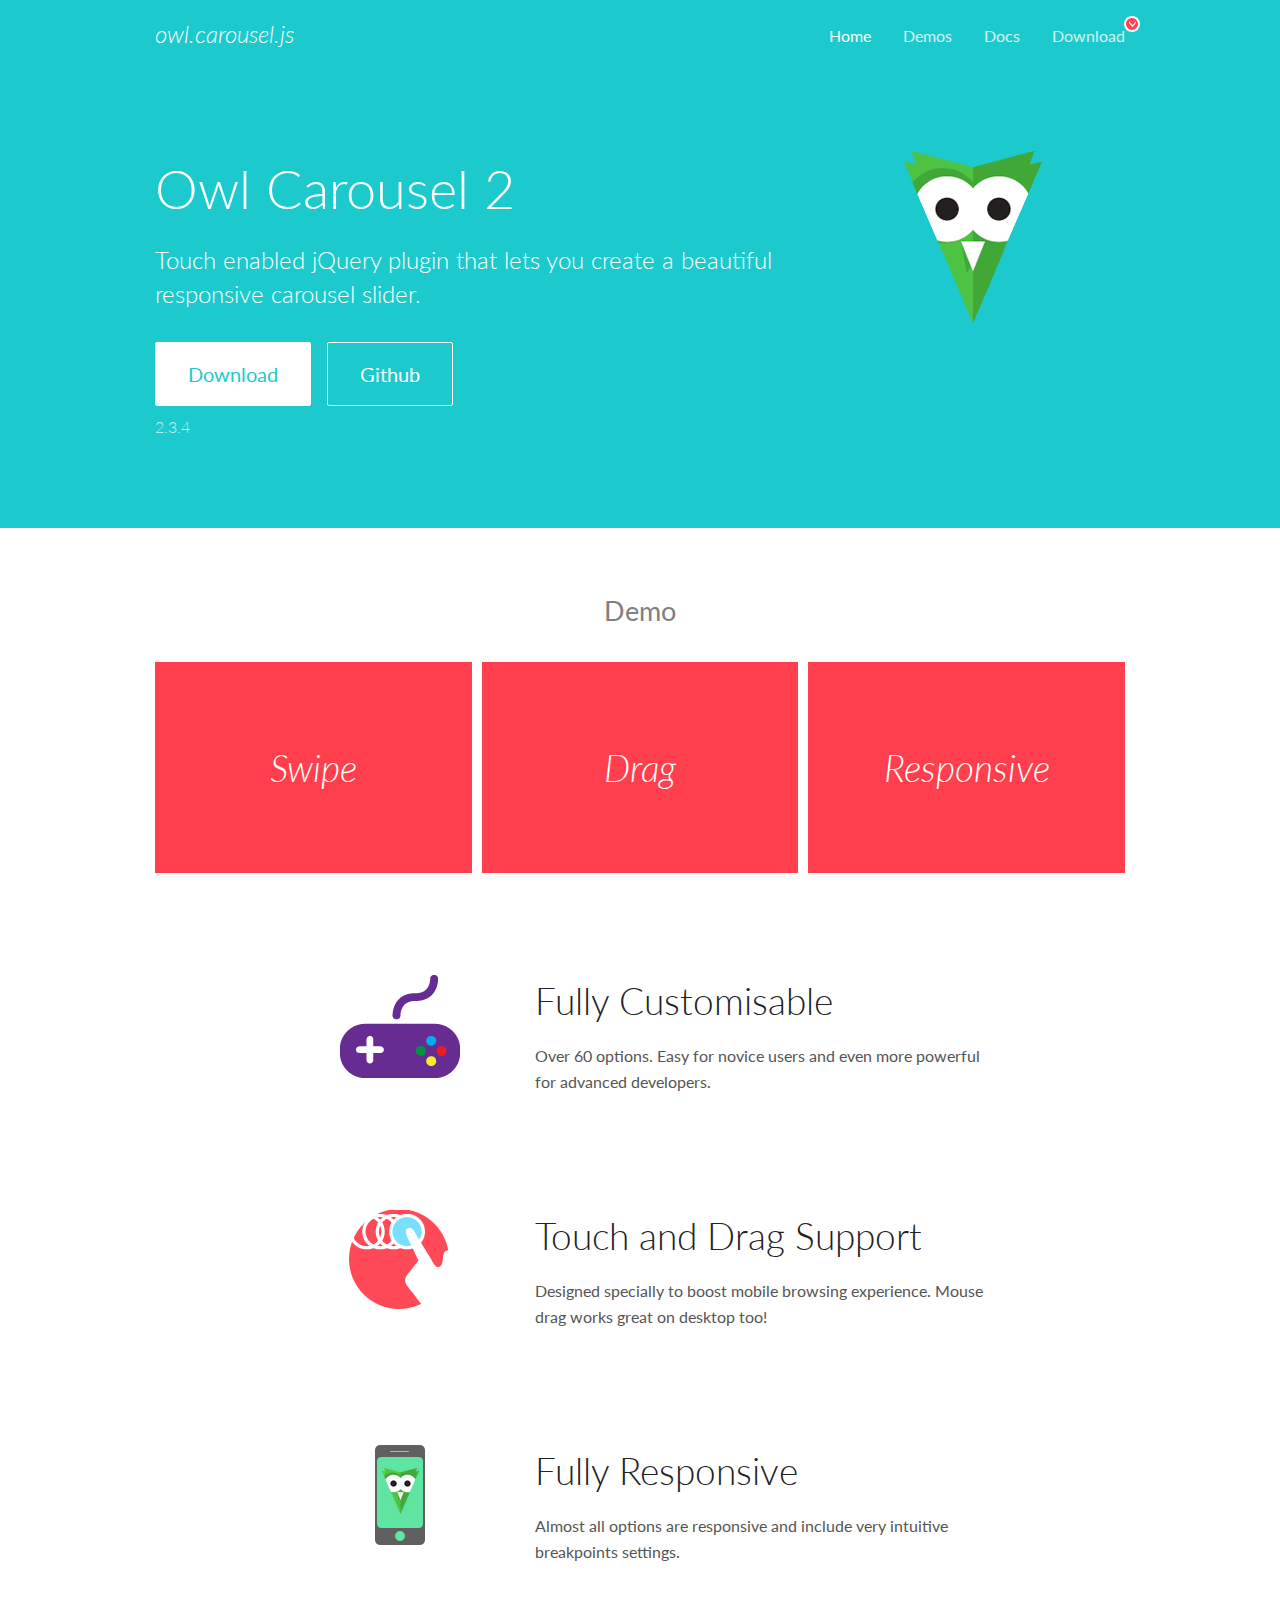
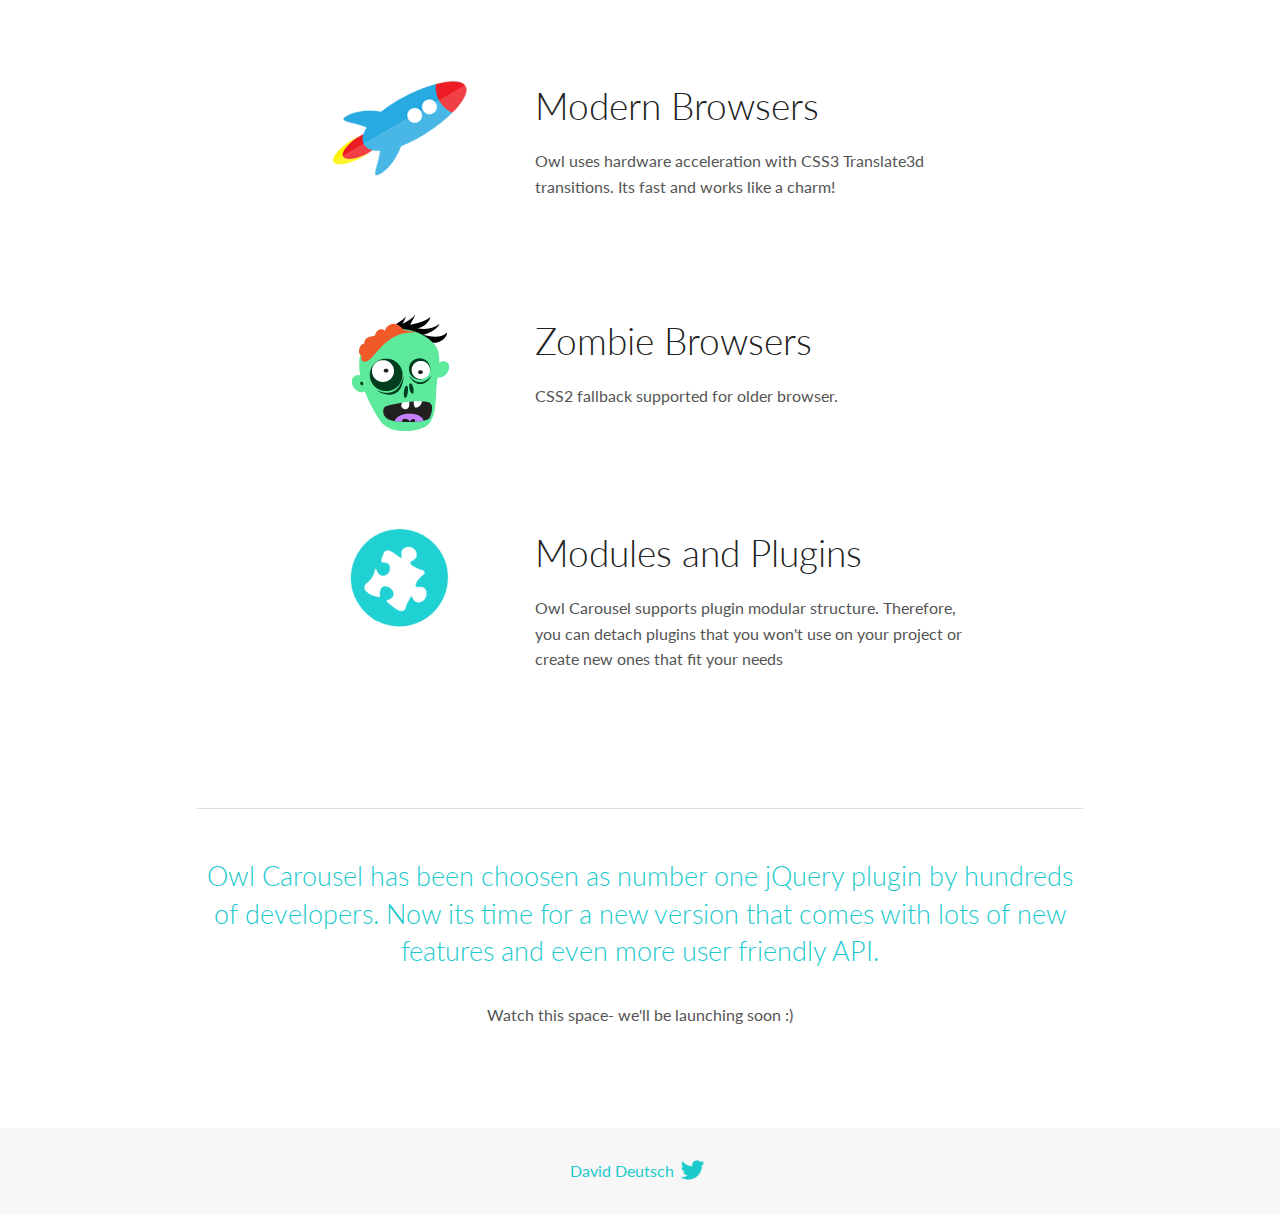
<file: src/OwlCarousel/docs/index.html>
<!DOCTYPE html>
<html lang="en">
  <head>

    <!-- head -->
    <meta charset="utf-8">
    <meta name="msapplication-tap-highlight" content="no" />
    <meta name="viewport" content="width=device-width, initial-scale=1.0" />
    <meta name="description" content="Touch enabled jQuery plugin that lets you create beautiful responsive carousel slider.">
    <meta name="author" content="David Deutsch">
    <title>
      Home | Owl Carousel | 2.3.4
    </title>

    <!-- Stylesheets -->
    <link href='https://fonts.googleapis.com/css?family=Lato:300,400,700,400italic,300italic' rel='stylesheet' type='text/css'>
    <link rel="stylesheet" href="assets/css/docs.theme.min.css">

    <!-- Owl Stylesheets -->
    <link rel="stylesheet" href="assets/owlcarousel/assets/owl.carousel.min.css">
    <link rel="stylesheet" href="assets/owlcarousel/assets/owl.theme.default.min.css">

    <!-- HTML5 shim and Respond.js IE8 support of HTML5 elements and media queries -->

    <!--[if lt IE 9]>
      <script src="https://oss.maxcdn.com/libs/html5shiv/3.7.0/html5shiv.js"></script>
      <script src="https://oss.maxcdn.com/libs/respond.js/1.3.0/respond.min.js"></script>
    <![endif]-->

    <!-- Favicons -->
    <link rel="apple-touch-icon-precomposed" sizes="144x144" href="assets/ico/apple-touch-icon-144-precomposed.png">
    <link rel="shortcut icon" href="assets/ico/favicon.png">
    <link rel="shortcut icon" href="favicon.ico">

    <!-- Yeah i know js should not be in header. Its required for demos.-->

    <!-- javascript -->
    <script src="assets/vendors/jquery.min.js"></script>
    <script src="assets/owlcarousel/owl.carousel.js"></script>
  </head>
  <body>

    <!-- header -->
    <header class="header">
      <div class="row">
        <div class="large-12 columns">
          <div class="brand left">
            <h3>
              <a href="/OwlCarousel2/">owl.carousel.js</a> 
            </h3>
          </div>
          <a id="toggle-nav" class="right">
            <span></span> <span></span> <span></span> 
          </a> 
          <div class="nav-bar">
            <ul class="clearfix">
              <li class="active">
                <a href="/OwlCarousel2/index.html">Home</a> 
              </li>
              <li> <a href="/OwlCarousel2/demos/demos.html">Demos</a>  </li>
              <li> <a href="/OwlCarousel2/docs/started-welcome.html">Docs</a>  </li>
              <li>
                <a href="https://github.com/OwlCarousel2/OwlCarousel2/archive/2.3.4.zip">Download</a> 
                <span class="download"></span> 
              </li>
            </ul>
          </div>
        </div>
      </div>
    </header>

    <!-- home panel -->
    <section id="hero">
      <div class="row">
        <div class="large-8 medium-8 columns">
          <h1>Owl Carousel 2</h1>
          <h4>Touch enabled jQuery plugin that lets you create a beautiful responsive carousel slider.</h4>
          <a href="https://github.com/OwlCarousel2/OwlCarousel2/archive/2.3.4.zip" class="hero-button">Download</a> 
          <a href="https://github.com/OwlCarousel2/OwlCarousel2" class="hero-button outline">Github</a> 
          <p>2.3.4</p>
        </div>
        <div class="large-4 medium-4 columns">
          <img class="owl-logo" src="assets/img/owl-logo.png" alt="mr. Owl">
        </div>
      </div>
    </section>

    <!-- body -->
    <div class="home-demo">
      <div class="row">
        <div class="large-12 columns">
          <h3>Demo</h3>
          <div class="owl-carousel">
            <div class="item">
              <h2>Swipe</h2>
            </div>
            <div class="item">
              <h2>Drag</h2>
            </div>
            <div class="item">
              <h2>Responsive</h2>
            </div>
            <div class="item">
              <h2>CSS3</h2>
            </div>
            <div class="item">
              <h2>Fast</h2>
            </div>
            <div class="item">
              <h2>Easy</h2>
            </div>
            <div class="item">
              <h2>Free</h2>
            </div>
            <div class="item">
              <h2>Upgradable</h2>
            </div>
            <div class="item">
              <h2>Tons of options</h2>
            </div>
            <div class="item">
              <h2>Infinity</h2>
            </div>
            <div class="item">
              <h2>Auto Width</h2>
            </div>
          </div>
        </div>
      </div>
    </div>
    <script>
      var owl = $('.owl-carousel');
      owl.owlCarousel({
        margin: 10,
        loop: true,
        responsive: {
          0: {
            items: 1
          },
          600: {
            items: 2
          },
          1000: {
            items: 3
          }
        }
      })
    </script>

    <!-- features -->
    <div id="features">
      <div class="row">
        <div class="small-12 medium-9 small-centered columns">
          <section class="row feature">
            <div class="medium-4 small-12 columns">
              <img src="assets/img/feature-options.png" alt="">
            </div>
            <div class="medium-8 small-12 columns">
              <h2>Fully Customisable</h2>
              <p>Over 60 options. Easy for novice users and even more powerful for advanced developers.</p>
            </div>
          </section>
          <section class="row feature">
            <div class="medium-4 small-12 columns">
              <img src="assets/img/feature-drag.png" alt="">
            </div>
            <div class="medium-8 small-12 columns">
              <h2>Touch and Drag Support</h2>
              <p>Designed specially to boost mobile browsing experience. Mouse drag works great on desktop too!</p>
            </div>
          </section>
          <section class="row feature">
            <div class="medium-4 small-12 columns">
              <img src="assets/img/feature-responsive.png" alt="">
            </div>
            <div class="medium-8 small-12 columns">
              <h2>Fully Responsive</h2>
              <p>Almost all options are responsive and include very intuitive breakpoints settings.</p>
            </div>
          </section>
          <section class="row feature">
            <div class="medium-4 small-12 columns">
              <img src="assets/img/feature-modern.png" alt="">
            </div>
            <div class="medium-8 small-12 columns">
              <h2>Modern Browsers</h2>
              <p>Owl uses hardware acceleration with CSS3 Translate3d transitions. Its fast and works like a charm! </p>
            </div>
          </section>
          <section class="row feature">
            <div class="medium-4 small-12 columns">
              <img src="assets/img/feature-zombie.png" alt="">
            </div>
            <div class="medium-8 small-12 columns">
              <h2>Zombie Browsers</h2>
              <p>CSS2 fallback supported for older browser.</p>
            </div>
          </section>
          <section class="row feature">
            <div class="medium-4 small-12 columns">
              <img src="assets/img/feature-module.png" alt="">
            </div>
            <div class="medium-8 small-12 columns">
              <h2>Modules and Plugins</h2>
              <p>Owl Carousel supports plugin modular structure. Therefore, you can detach plugins that you won&#x27;t use on your project or create new ones that fit your needs</p>
            </div>
          </section>
        </div>
      </div>
    </div>

    <!-- footer -->
    <section id="teaser-text">
      <div class="row">
        <div class="small-12 medium-11 small-centered columns">
          <hr>
          <h3 id="owl-carousel-has-been-choosen-as-number-one-jquery-plugin-by-hundreds-of-developers-now-its-time-for-a-new-version-that-comes-with-lots-of-new-features-and-even-more-user-friendly-api-">Owl Carousel has been choosen as number one jQuery plugin by hundreds of developers. Now its time for a new version that comes with lots of new features and even more user friendly API.</h3>
          <p>Watch this space- we&#39;ll be launching soon :)</p>
        </div>
      </div>
    </section>

    <!-- footer -->
    <footer class="footer">
      <div class="row">
        <div class="large-12 columns">
          <h5>
            <a href="/OwlCarousel2/docs/support-contact.html">David Deutsch</a> 
            <a id="custom-tweet-button" href="https://twitter.com/share?url=https://github.com/OwlCarousel2/OwlCarousel2&text=Owl Carousel - This is so awesome! " target="_blank"></a> 
          </h5>
        </div>
      </div>
    </footer>

    <!-- vendors -->
    <script src="assets/vendors/highlight.js"></script>
    <script src="assets/js/app.js"></script>
  </body>
</html>
</file>
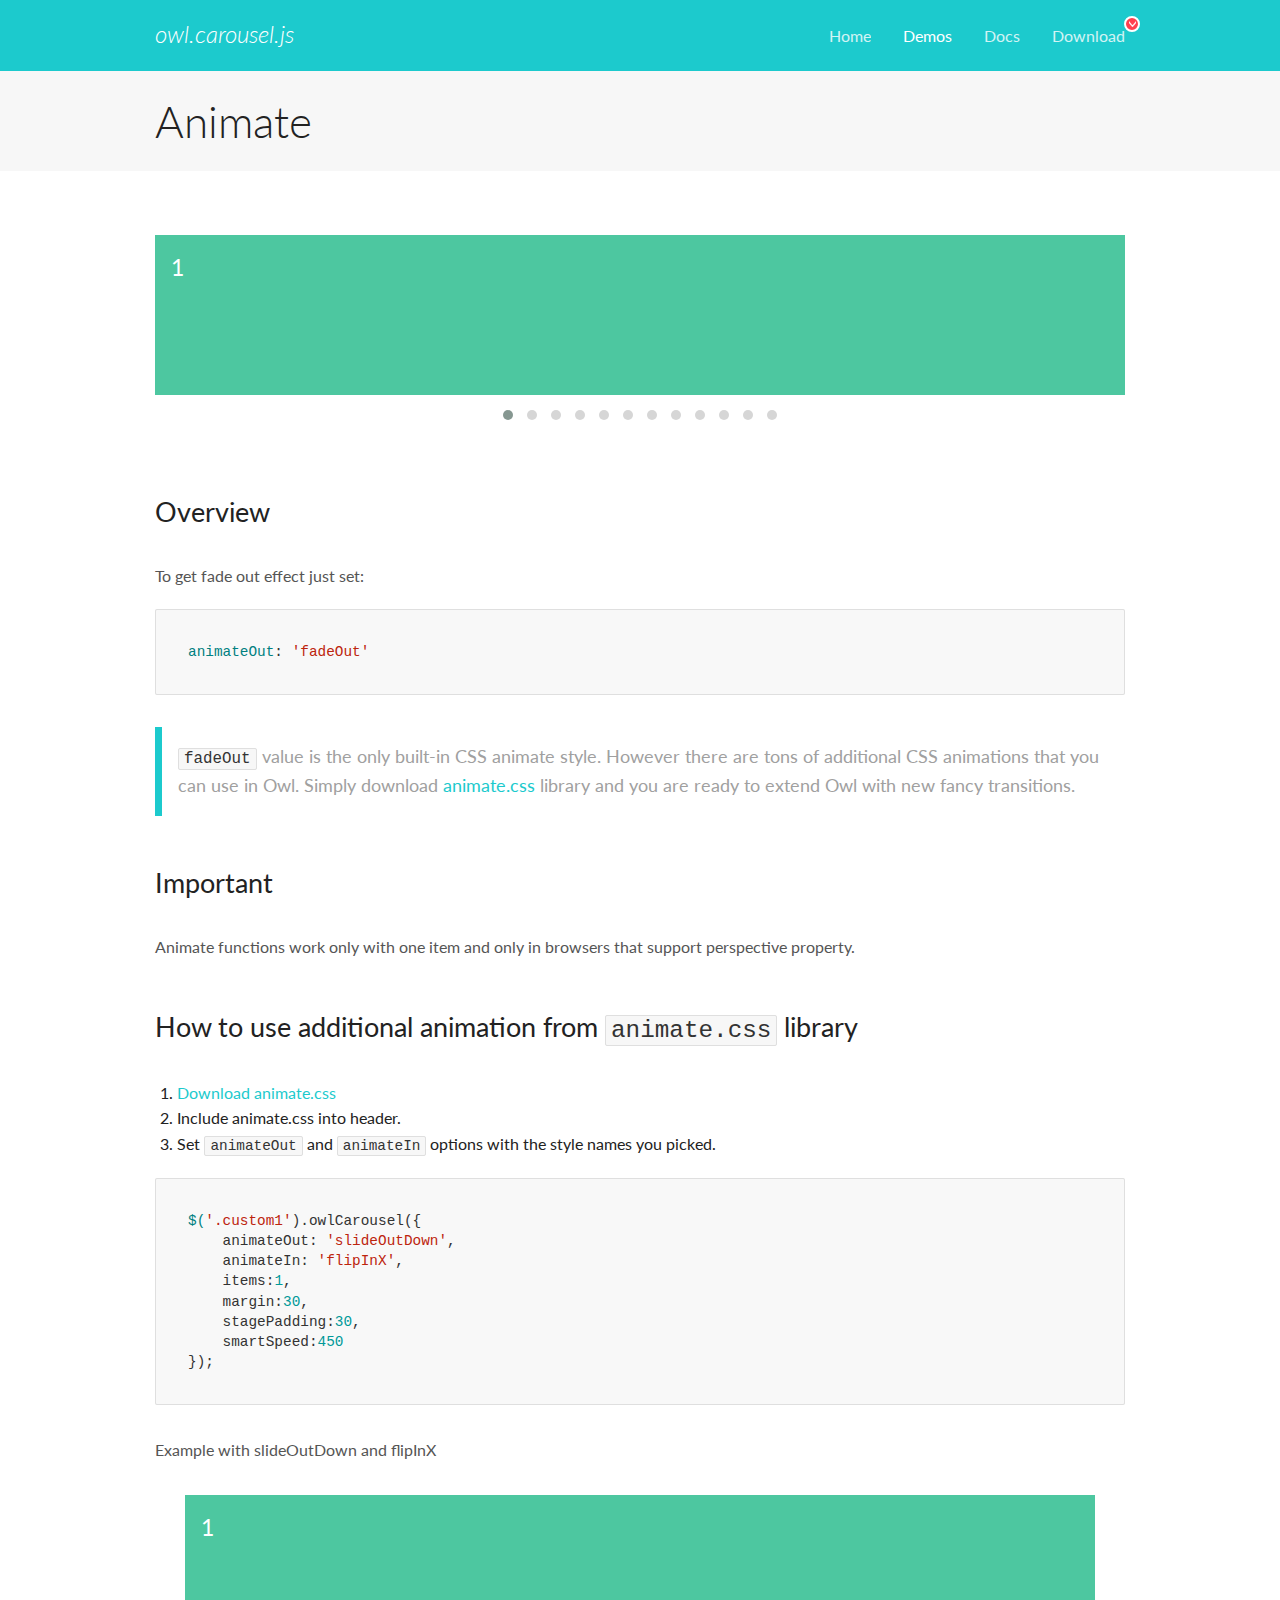
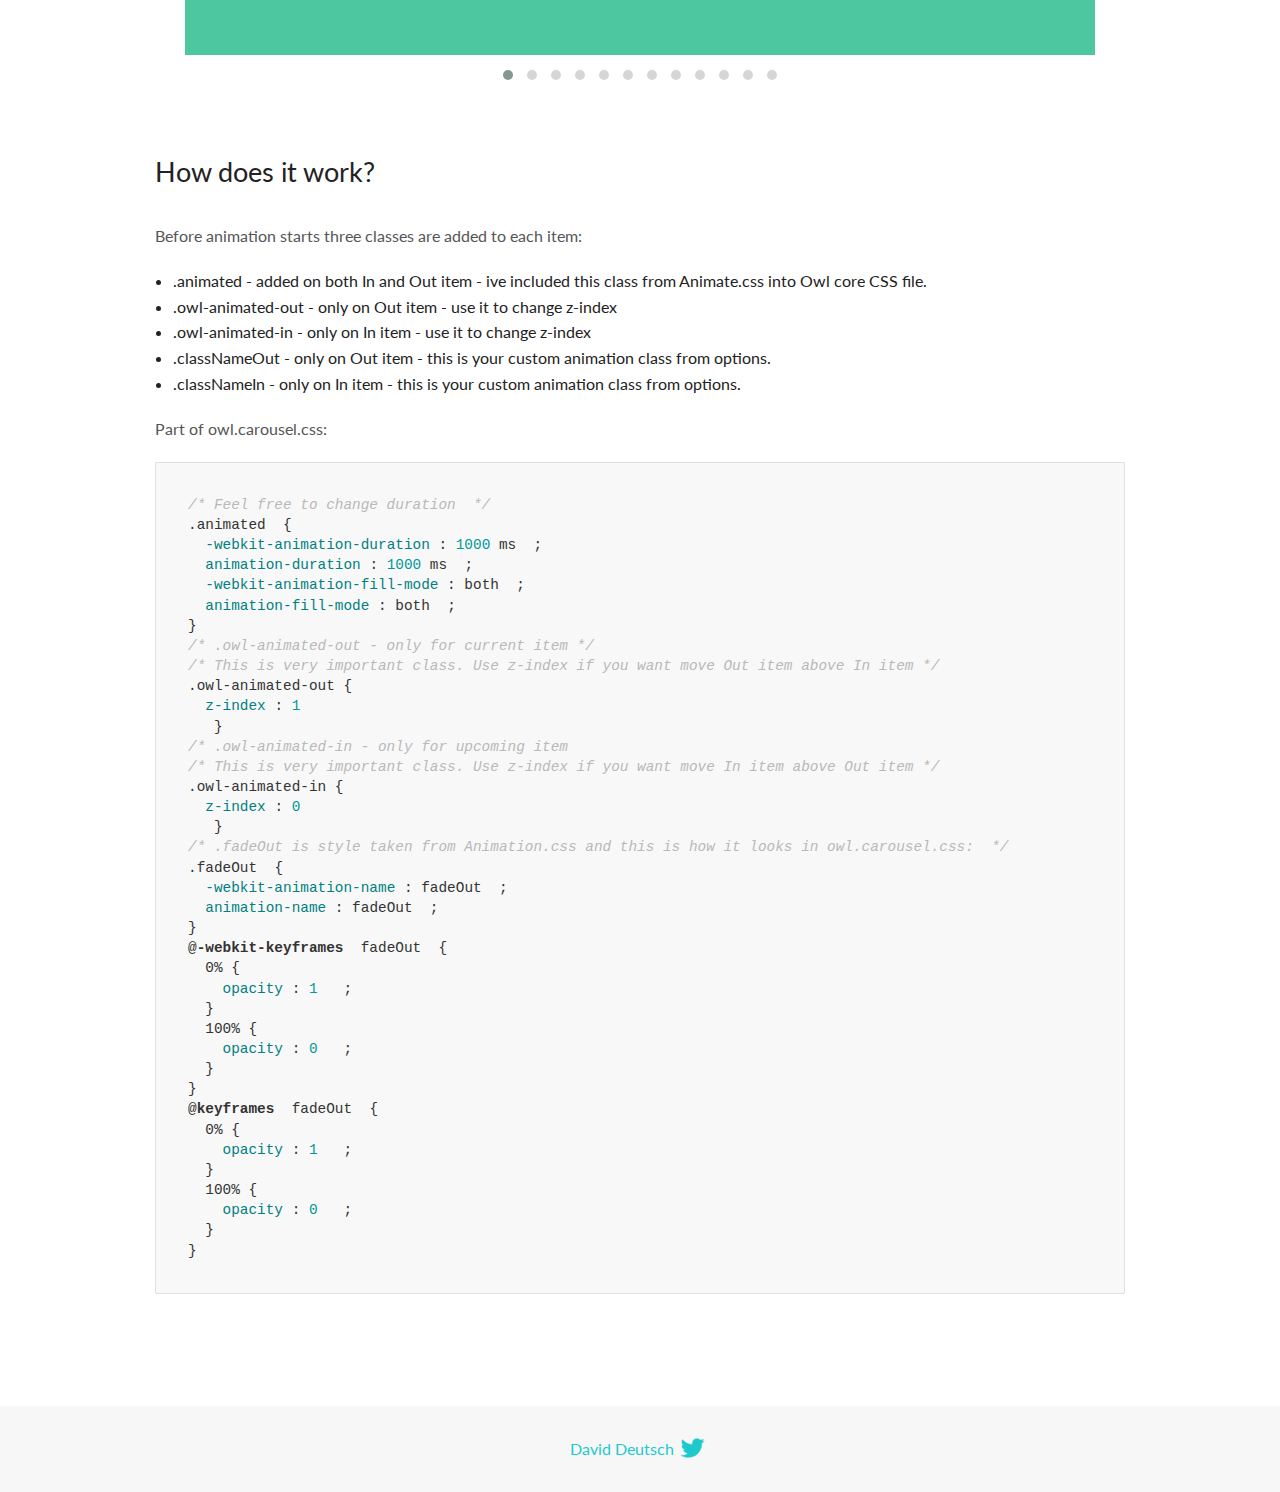
<file: src/OwlCarousel/docs/demos/animate.html>
<!DOCTYPE html>
<html lang="en">
  <head>

    <!-- head -->
    <meta charset="utf-8">
    <meta name="msapplication-tap-highlight" content="no" />
    <meta name="viewport" content="width=device-width, initial-scale=1.0" />
    <meta name="description" content="Animate carousel">
    <meta name="author" content="David Deutsch">
    <title>
      Animate Demo | Owl Carousel | 2.3.4
    </title>

    <!-- Stylesheets -->
    <link href='https://fonts.googleapis.com/css?family=Lato:300,400,700,400italic,300italic' rel='stylesheet' type='text/css'>
    <link rel="stylesheet" href="../assets/css/docs.theme.min.css">

    <!-- Owl Stylesheets -->
    <link rel="stylesheet" href="../assets/owlcarousel/assets/owl.carousel.min.css">
    <link rel="stylesheet" href="../assets/owlcarousel/assets/owl.theme.default.min.css">

    <!-- HTML5 shim and Respond.js IE8 support of HTML5 elements and media queries -->

    <!--[if lt IE 9]>
      <script src="https://oss.maxcdn.com/libs/html5shiv/3.7.0/html5shiv.js"></script>
      <script src="https://oss.maxcdn.com/libs/respond.js/1.3.0/respond.min.js"></script>
    <![endif]-->

    <!-- Favicons -->
    <link rel="apple-touch-icon-precomposed" sizes="144x144" href="../assets/ico/apple-touch-icon-144-precomposed.png">
    <link rel="shortcut icon" href="../assets/ico/favicon.png">
    <link rel="shortcut icon" href="favicon.ico">

    <!-- Yeah i know js should not be in header. Its required for demos.-->

    <!-- javascript -->
    <script src="../assets/vendors/jquery.min.js"></script>
    <script src="../assets/owlcarousel/owl.carousel.js"></script>
  </head>
  <body>

    <!-- header -->
    <header class="header">
      <div class="row">
        <div class="large-12 columns">
          <div class="brand left">
            <h3>
              <a href="/OwlCarousel2/">owl.carousel.js</a> 
            </h3>
          </div>
          <a id="toggle-nav" class="right">
            <span></span> <span></span> <span></span> 
          </a> 
          <div class="nav-bar">
            <ul class="clearfix">
              <li> <a href="/OwlCarousel2/index.html">Home</a>  </li>
              <li class="active">
                <a href="/OwlCarousel2/demos/demos.html">Demos</a> 
              </li>
              <li> <a href="/OwlCarousel2/docs/started-welcome.html">Docs</a>  </li>
              <li>
                <a href="https://github.com/OwlCarousel2/OwlCarousel2/archive/2.3.4.zip">Download</a> 
                <span class="download"></span> 
              </li>
            </ul>
          </div>
        </div>
      </div>
    </header>

    <!-- title -->
    <section class="title">
      <div class="row">
        <div class="large-12 columns">
          <h1>Animate</h1>
        </div>
      </div>
    </section>

    <!--  Demos -->
    <section id="demos">
      <div class="row">
        <div class="large-12 columns">
          <div class="fadeOut owl-carousel owl-theme">
            <div class="item">
              <h4>1</h4>
            </div>
            <div class="item">
              <h4>2</h4>
            </div>
            <div class="item">
              <h4>3</h4>
            </div>
            <div class="item">
              <h4>4</h4>
            </div>
            <div class="item">
              <h4>5</h4>
            </div>
            <div class="item">
              <h4>6</h4>
            </div>
            <div class="item">
              <h4>7</h4>
            </div>
            <div class="item">
              <h4>8</h4>
            </div>
            <div class="item">
              <h4>9</h4>
            </div>
            <div class="item">
              <h4>10</h4>
            </div>
            <div class="item">
              <h4>11</h4>
            </div>
            <div class="item">
              <h4>12</h4>
            </div>
          </div>
          <h3 id="overview">Overview</h3>
          <p>To get fade out effect just set:</p>
          <pre><code>animateOut: &#39;fadeOut&#39;</code></pre>
          <blockquote>
            <p><code>fadeOut</code> value is the only built-in CSS animate style. However there are tons of additional CSS animations that you can use in Owl. Simply download
              <a href="https://daneden.github.io/animate.css/">animate.css</a>  library and you are ready to extend Owl with new fancy transitions.</p>
          </blockquote>
          <h3 id="important">Important</h3>
          <p>Animate functions work only with one item and only in browsers that support perspective property.</p>
          <h3 id="how-to-use-additional-animation-from-animate-css-library">How to use additional animation from <code>animate.css</code> library</h3>
          <ol>
            <li> <a href="https://daneden.github.io/animate.css/">Download animate.css</a>  </li>
            <li>Include animate.css into header.</li>
            <li>Set <code>animateOut</code> and <code>animateIn</code> options with the style names you picked.</li>
          </ol>
          <pre><code>$(&#39;.custom1&#39;).owlCarousel({
    animateOut: &#39;slideOutDown&#39;,
    animateIn: &#39;flipInX&#39;,
    items:1,
    margin:30,
    stagePadding:30,
    smartSpeed:450
});</code></pre>
          <p>Example with slideOutDown and flipInX</p>
          <div class="custom1 owl-carousel owl-theme">
            <div class="item">
              <h4>1</h4>
            </div>
            <div class="item">
              <h4>2</h4>
            </div>
            <div class="item">
              <h4>3</h4>
            </div>
            <div class="item">
              <h4>4</h4>
            </div>
            <div class="item">
              <h4>5</h4>
            </div>
            <div class="item">
              <h4>6</h4>
            </div>
            <div class="item">
              <h4>7</h4>
            </div>
            <div class="item">
              <h4>8</h4>
            </div>
            <div class="item">
              <h4>9</h4>
            </div>
            <div class="item">
              <h4>10</h4>
            </div>
            <div class="item">
              <h4>11</h4>
            </div>
            <div class="item">
              <h4>12</h4>
            </div>
          </div>
          <h3 id="how-does-it-work-">How does it work?</h3>
          <p>Before animation starts three classes are added to each item:</p>
          <ul>
            <li>.animated - added on both In and Out item - ive included this class from Animate.css into Owl core CSS file.</li>
            <li>.owl-animated-out - only on Out item - use it to change z-index</li>
            <li>.owl-animated-in - only on In item - use it to change z-index</li>
            <li>.classNameOut - only on Out item - this is your custom animation class from options.</li>
            <li>.classNameIn - only on In item - this is your custom animation class from options.</li>
          </ul>
          <p>Part of owl.carousel.css:</p>
          <pre><code class="language-css"><span class="comment">/* Feel free to change duration  */</span> 
<span class="class">.animated</span>  <span class="rules">{
  <span class="rule"><span class="attribute">-webkit-animation-duration</span> :<span class="value"> <span class="number">1000</span> ms</span> </span> ;
  <span class="rule"><span class="attribute">animation-duration</span> :<span class="value"> <span class="number">1000</span> ms</span> </span> ;
  <span class="rule"><span class="attribute">-webkit-animation-fill-mode</span> :<span class="value"> both</span> </span> ;
  <span class="rule"><span class="attribute">animation-fill-mode</span> :<span class="value"> both</span> </span> ;
<span class="rule">}</span> </span> 
<span class="comment">/* .owl-animated-out - only for current item */</span> 
<span class="comment">/* This is very important class. Use z-index if you want move Out item above In item */</span> 
<span class="class">.owl-animated-out</span> <span class="rules">{
  <span class="rule"><span class="attribute">z-index</span> :<span class="value"> <span class="number">1</span> 
</span> </span> </span> }
<span class="comment">/* .owl-animated-in - only for upcoming item
/* This is very important class. Use z-index if you want move In item above Out item */</span> 
<span class="class">.owl-animated-in</span> <span class="rules">{
  <span class="rule"><span class="attribute">z-index</span> :<span class="value"> <span class="number">0</span> 
</span> </span> </span> }
<span class="comment">/* .fadeOut is style taken from Animation.css and this is how it looks in owl.carousel.css:  */</span> 
<span class="class">.fadeOut</span>  <span class="rules">{
  <span class="rule"><span class="attribute">-webkit-animation-name</span> :<span class="value"> fadeOut</span> </span> ;
  <span class="rule"><span class="attribute">animation-name</span> :<span class="value"> fadeOut</span> </span> ;
<span class="rule">}</span> </span> 
<span class="at_rule">@<span class="keyword">-webkit-keyframes</span>  fadeOut </span> {
  0% <span class="rules">{
    <span class="rule"><span class="attribute">opacity</span> :<span class="value"> <span class="number">1</span> </span> </span> ;
  <span class="rule">}</span> </span> 
  100% <span class="rules">{
    <span class="rule"><span class="attribute">opacity</span> :<span class="value"> <span class="number">0</span> </span> </span> ;
  <span class="rule">}</span> </span> 
}
<span class="at_rule">@<span class="keyword">keyframes</span>  fadeOut </span> {
  0% <span class="rules">{
    <span class="rule"><span class="attribute">opacity</span> :<span class="value"> <span class="number">1</span> </span> </span> ;
  <span class="rule">}</span> </span> 
  100% <span class="rules">{
    <span class="rule"><span class="attribute">opacity</span> :<span class="value"> <span class="number">0</span> </span> </span> ;
  <span class="rule">}</span> </span> 
}</code></pre>
          <link rel="stylesheet" href="../assets/css/animate.css">
          <script>
            jQuery(document).ready(function($) {
              $('.fadeOut').owlCarousel({
                items: 1,
                animateOut: 'fadeOut',
                loop: true,
                margin: 10,
              });
              $('.custom1').owlCarousel({
                animateOut: 'slideOutDown',
                animateIn: 'flipInX',
                items: 1,
                margin: 30,
                stagePadding: 30,
                smartSpeed: 450
              });
            });
          </script>
        </div>
      </div>
    </section>

    <!-- footer -->
    <footer class="footer">
      <div class="row">
        <div class="large-12 columns">
          <h5>
            <a href="/OwlCarousel2/docs/support-contact.html">David Deutsch</a> 
            <a id="custom-tweet-button" href="https://twitter.com/share?url=https://github.com/OwlCarousel2/OwlCarousel2&text=Owl Carousel - This is so awesome! " target="_blank"></a> 
          </h5>
        </div>
      </div>
    </footer>

    <!-- vendors -->
    <script src="../assets/vendors/highlight.js"></script>
    <script src="../assets/js/app.js"></script>
  </body>
</html>
</file>
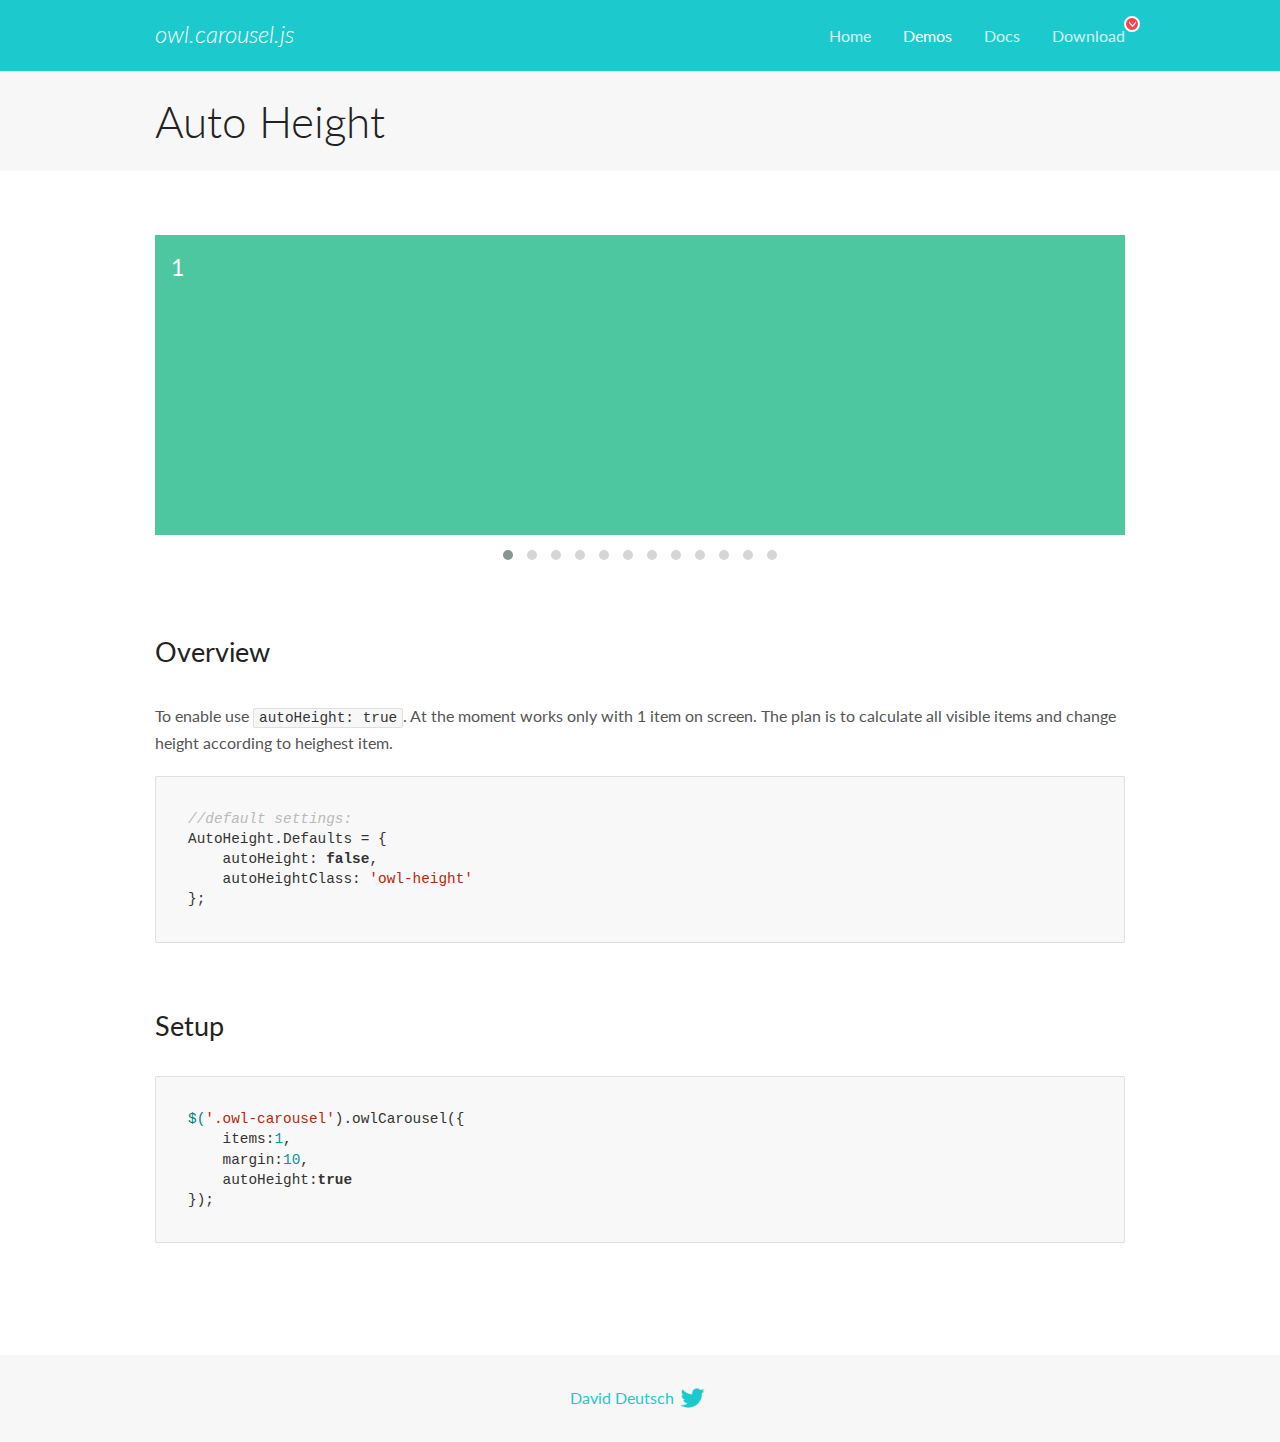
<file: src/OwlCarousel/docs/demos/autoheight.html>
<!DOCTYPE html>
<html lang="en">
  <head>

    <!-- head -->
    <meta charset="utf-8">
    <meta name="msapplication-tap-highlight" content="no" />
    <meta name="viewport" content="width=device-width, initial-scale=1.0" />
    <meta name="description" content="autoHeight usage demo">
    <meta name="author" content="David Deutsch">
    <title>
      Auto Height Demo | Owl Carousel | 2.3.4
    </title>

    <!-- Stylesheets -->
    <link href='https://fonts.googleapis.com/css?family=Lato:300,400,700,400italic,300italic' rel='stylesheet' type='text/css'>
    <link rel="stylesheet" href="../assets/css/docs.theme.min.css">

    <!-- Owl Stylesheets -->
    <link rel="stylesheet" href="../assets/owlcarousel/assets/owl.carousel.min.css">
    <link rel="stylesheet" href="../assets/owlcarousel/assets/owl.theme.default.min.css">

    <!-- HTML5 shim and Respond.js IE8 support of HTML5 elements and media queries -->

    <!--[if lt IE 9]>
      <script src="https://oss.maxcdn.com/libs/html5shiv/3.7.0/html5shiv.js"></script>
      <script src="https://oss.maxcdn.com/libs/respond.js/1.3.0/respond.min.js"></script>
    <![endif]-->

    <!-- Favicons -->
    <link rel="apple-touch-icon-precomposed" sizes="144x144" href="../assets/ico/apple-touch-icon-144-precomposed.png">
    <link rel="shortcut icon" href="../assets/ico/favicon.png">
    <link rel="shortcut icon" href="favicon.ico">

    <!-- Yeah i know js should not be in header. Its required for demos.-->

    <!-- javascript -->
    <script src="../assets/vendors/jquery.min.js"></script>
    <script src="../assets/owlcarousel/owl.carousel.js"></script>
  </head>
  <body>

    <!-- header -->
    <header class="header">
      <div class="row">
        <div class="large-12 columns">
          <div class="brand left">
            <h3>
              <a href="/OwlCarousel2/">owl.carousel.js</a> 
            </h3>
          </div>
          <a id="toggle-nav" class="right">
            <span></span> <span></span> <span></span> 
          </a> 
          <div class="nav-bar">
            <ul class="clearfix">
              <li> <a href="/OwlCarousel2/index.html">Home</a>  </li>
              <li class="active">
                <a href="/OwlCarousel2/demos/demos.html">Demos</a> 
              </li>
              <li> <a href="/OwlCarousel2/docs/started-welcome.html">Docs</a>  </li>
              <li>
                <a href="https://github.com/OwlCarousel2/OwlCarousel2/archive/2.3.4.zip">Download</a> 
                <span class="download"></span> 
              </li>
            </ul>
          </div>
        </div>
      </div>
    </header>

    <!-- title -->
    <section class="title">
      <div class="row">
        <div class="large-12 columns">
          <h1>Auto Height</h1>
        </div>
      </div>
    </section>

    <!--  Demos -->
    <section id="demos">
      <div class="row">
        <div class="large-12 columns">
          <div class="owl-carousel owl-theme">
            <div class="item" style="height:300px">
              <h4>1</h4>
            </div>
            <div class="item" style="height:100px">
              <h4>2</h4>
            </div>
            <div class="item" style="height:500px">
              <h4>3</h4>
            </div>
            <div class="item" style="height:250px">
              <h4>4</h4>
            </div>
            <div class="item" style="height:400px">
              <h4>5</h4>
            </div>
            <div class="item" style="height:500px">
              <h4>6</h4>
            </div>
            <div class="item" style="height:600px">
              <h4>7</h4>
            </div>
            <div class="item" style="height:400px">
              <h4>8</h4>
            </div>
            <div class="item" style="height:300px">
              <h4>9</h4>
            </div>
            <div class="item" style="height:350px">
              <h4>10</h4>
            </div>
            <div class="item" style="height:200px">
              <h4>11</h4>
            </div>
            <div class="item" style="height:150px">
              <h4>12</h4>
            </div>
          </div>
          <h3 id="overview">Overview</h3>
          <p>To enable use <code>autoHeight: true</code>. At the moment works only with 1 item on screen. The plan is to calculate all visible items and change height according to heighest item.</p>
          <pre><code>//default settings:
AutoHeight.Defaults = {
    autoHeight: false,
    autoHeightClass: &#39;owl-height&#39;
};</code></pre>
          <h3 id="setup">Setup</h3>
          <pre><code>$(&#39;.owl-carousel&#39;).owlCarousel({
    items:1,
    margin:10,
    autoHeight:true
});</code></pre>
          <script>
            $(document).ready(function() {
              $('.owl-carousel').owlCarousel({
                items: 1,
                margin: 10,
                autoHeight: true
              });
            })
          </script>
        </div>
      </div>
    </section>

    <!-- footer -->
    <footer class="footer">
      <div class="row">
        <div class="large-12 columns">
          <h5>
            <a href="/OwlCarousel2/docs/support-contact.html">David Deutsch</a> 
            <a id="custom-tweet-button" href="https://twitter.com/share?url=https://github.com/OwlCarousel2/OwlCarousel2&text=Owl Carousel - This is so awesome! " target="_blank"></a> 
          </h5>
        </div>
      </div>
    </footer>

    <!-- vendors -->
    <script src="../assets/vendors/highlight.js"></script>
    <script src="../assets/js/app.js"></script>
  </body>
</html>
</file>
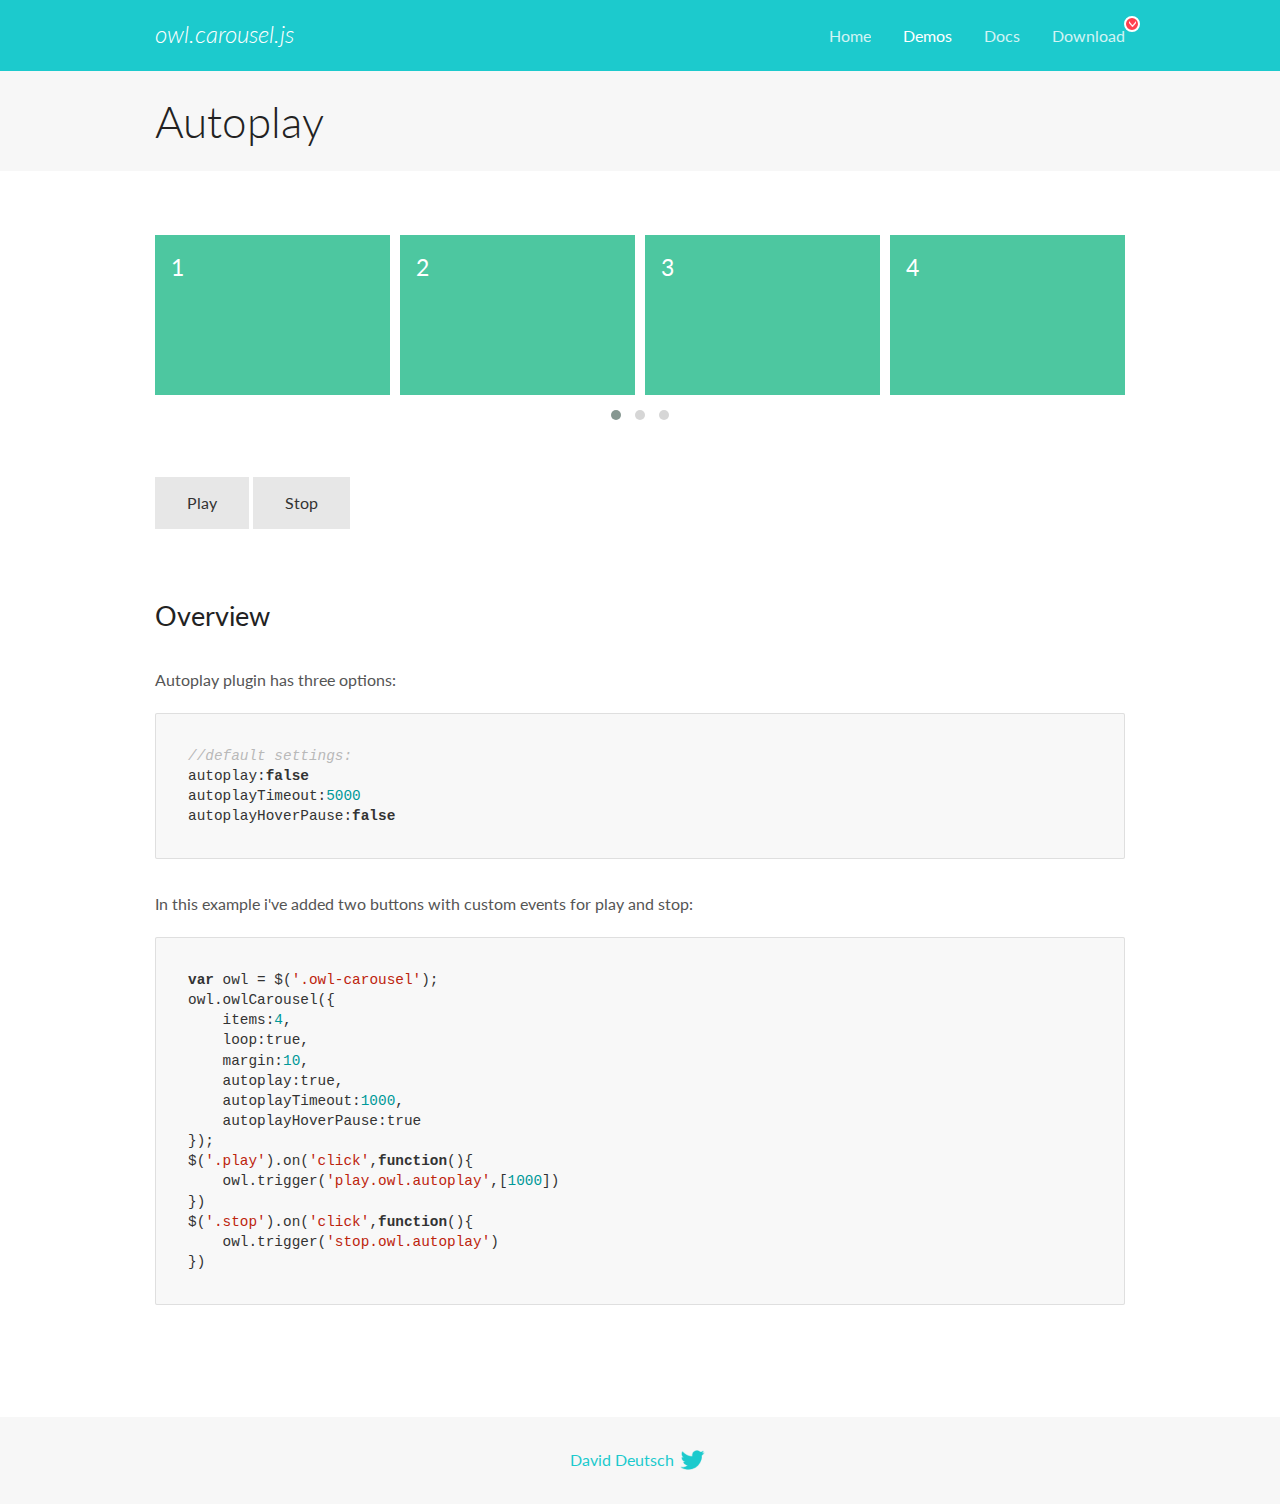
<file: src/OwlCarousel/docs/demos/autoplay.html>
<!DOCTYPE html>
<html lang="en">
  <head>

    <!-- head -->
    <meta charset="utf-8">
    <meta name="msapplication-tap-highlight" content="no" />
    <meta name="viewport" content="width=device-width, initial-scale=1.0" />
    <meta name="description" content="Autoplay usage demo">
    <meta name="author" content="David Deutsch">
    <title>
      Autoplay Demo | Owl Carousel | 2.3.4
    </title>

    <!-- Stylesheets -->
    <link href='https://fonts.googleapis.com/css?family=Lato:300,400,700,400italic,300italic' rel='stylesheet' type='text/css'>
    <link rel="stylesheet" href="../assets/css/docs.theme.min.css">

    <!-- Owl Stylesheets -->
    <link rel="stylesheet" href="../assets/owlcarousel/assets/owl.carousel.min.css">
    <link rel="stylesheet" href="../assets/owlcarousel/assets/owl.theme.default.min.css">

    <!-- HTML5 shim and Respond.js IE8 support of HTML5 elements and media queries -->

    <!--[if lt IE 9]>
      <script src="https://oss.maxcdn.com/libs/html5shiv/3.7.0/html5shiv.js"></script>
      <script src="https://oss.maxcdn.com/libs/respond.js/1.3.0/respond.min.js"></script>
    <![endif]-->

    <!-- Favicons -->
    <link rel="apple-touch-icon-precomposed" sizes="144x144" href="../assets/ico/apple-touch-icon-144-precomposed.png">
    <link rel="shortcut icon" href="../assets/ico/favicon.png">
    <link rel="shortcut icon" href="favicon.ico">

    <!-- Yeah i know js should not be in header. Its required for demos.-->

    <!-- javascript -->
    <script src="../assets/vendors/jquery.min.js"></script>
    <script src="../assets/owlcarousel/owl.carousel.js"></script>
  </head>
  <body>

    <!-- header -->
    <header class="header">
      <div class="row">
        <div class="large-12 columns">
          <div class="brand left">
            <h3>
              <a href="/OwlCarousel2/">owl.carousel.js</a> 
            </h3>
          </div>
          <a id="toggle-nav" class="right">
            <span></span> <span></span> <span></span> 
          </a> 
          <div class="nav-bar">
            <ul class="clearfix">
              <li> <a href="/OwlCarousel2/index.html">Home</a>  </li>
              <li class="active">
                <a href="/OwlCarousel2/demos/demos.html">Demos</a> 
              </li>
              <li> <a href="/OwlCarousel2/docs/started-welcome.html">Docs</a>  </li>
              <li>
                <a href="https://github.com/OwlCarousel2/OwlCarousel2/archive/2.3.4.zip">Download</a> 
                <span class="download"></span> 
              </li>
            </ul>
          </div>
        </div>
      </div>
    </header>

    <!-- title -->
    <section class="title">
      <div class="row">
        <div class="large-12 columns">
          <h1>Autoplay</h1>
        </div>
      </div>
    </section>

    <!--  Demos -->
    <section id="demos">
      <div class="row">
        <div class="large-12 columns">
          <div class="owl-carousel owl-theme">
            <div class="item">
              <h4>1</h4>
            </div>
            <div class="item">
              <h4>2</h4>
            </div>
            <div class="item">
              <h4>3</h4>
            </div>
            <div class="item">
              <h4>4</h4>
            </div>
            <div class="item">
              <h4>5</h4>
            </div>
            <div class="item">
              <h4>6</h4>
            </div>
            <div class="item">
              <h4>7</h4>
            </div>
            <div class="item">
              <h4>8</h4>
            </div>
            <div class="item">
              <h4>9</h4>
            </div>
            <div class="item">
              <h4>10</h4>
            </div>
            <div class="item">
              <h4>11</h4>
            </div>
            <div class="item">
              <h4>12</h4>
            </div>
          </div>
          <a class="button secondary play">Play</a> 
          <a class="button secondary stop">Stop</a> 
          <h3 id="overview">Overview</h3>
          <p>Autoplay plugin has three options:</p>
          <pre><code>//default settings:
autoplay:false
autoplayTimeout:5000
autoplayHoverPause:false</code></pre>
          <p>In this example i&#39;ve added two buttons with custom events for play and stop:</p>
          <pre><code>var owl = $(&#39;.owl-carousel&#39;);
owl.owlCarousel({
    items:4,
    loop:true,
    margin:10,
    autoplay:true,
    autoplayTimeout:1000,
    autoplayHoverPause:true
});
$(&#39;.play&#39;).on(&#39;click&#39;,function(){
    owl.trigger(&#39;play.owl.autoplay&#39;,[1000])
})
$(&#39;.stop&#39;).on(&#39;click&#39;,function(){
    owl.trigger(&#39;stop.owl.autoplay&#39;)
})</code></pre>
          <script>
            $(document).ready(function() {
              var owl = $('.owl-carousel');
              owl.owlCarousel({
                items: 4,
                loop: true,
                margin: 10,
                autoplay: true,
                autoplayTimeout: 1000,
                autoplayHoverPause: true
              });
              $('.play').on('click', function() {
                owl.trigger('play.owl.autoplay', [1000])
              })
              $('.stop').on('click', function() {
                owl.trigger('stop.owl.autoplay')
              })
            })
          </script>
        </div>
      </div>
    </section>

    <!-- footer -->
    <footer class="footer">
      <div class="row">
        <div class="large-12 columns">
          <h5>
            <a href="/OwlCarousel2/docs/support-contact.html">David Deutsch</a> 
            <a id="custom-tweet-button" href="https://twitter.com/share?url=https://github.com/OwlCarousel2/OwlCarousel2&text=Owl Carousel - This is so awesome! " target="_blank"></a> 
          </h5>
        </div>
      </div>
    </footer>

    <!-- vendors -->
    <script src="../assets/vendors/highlight.js"></script>
    <script src="../assets/js/app.js"></script>
  </body>
</html>
</file>
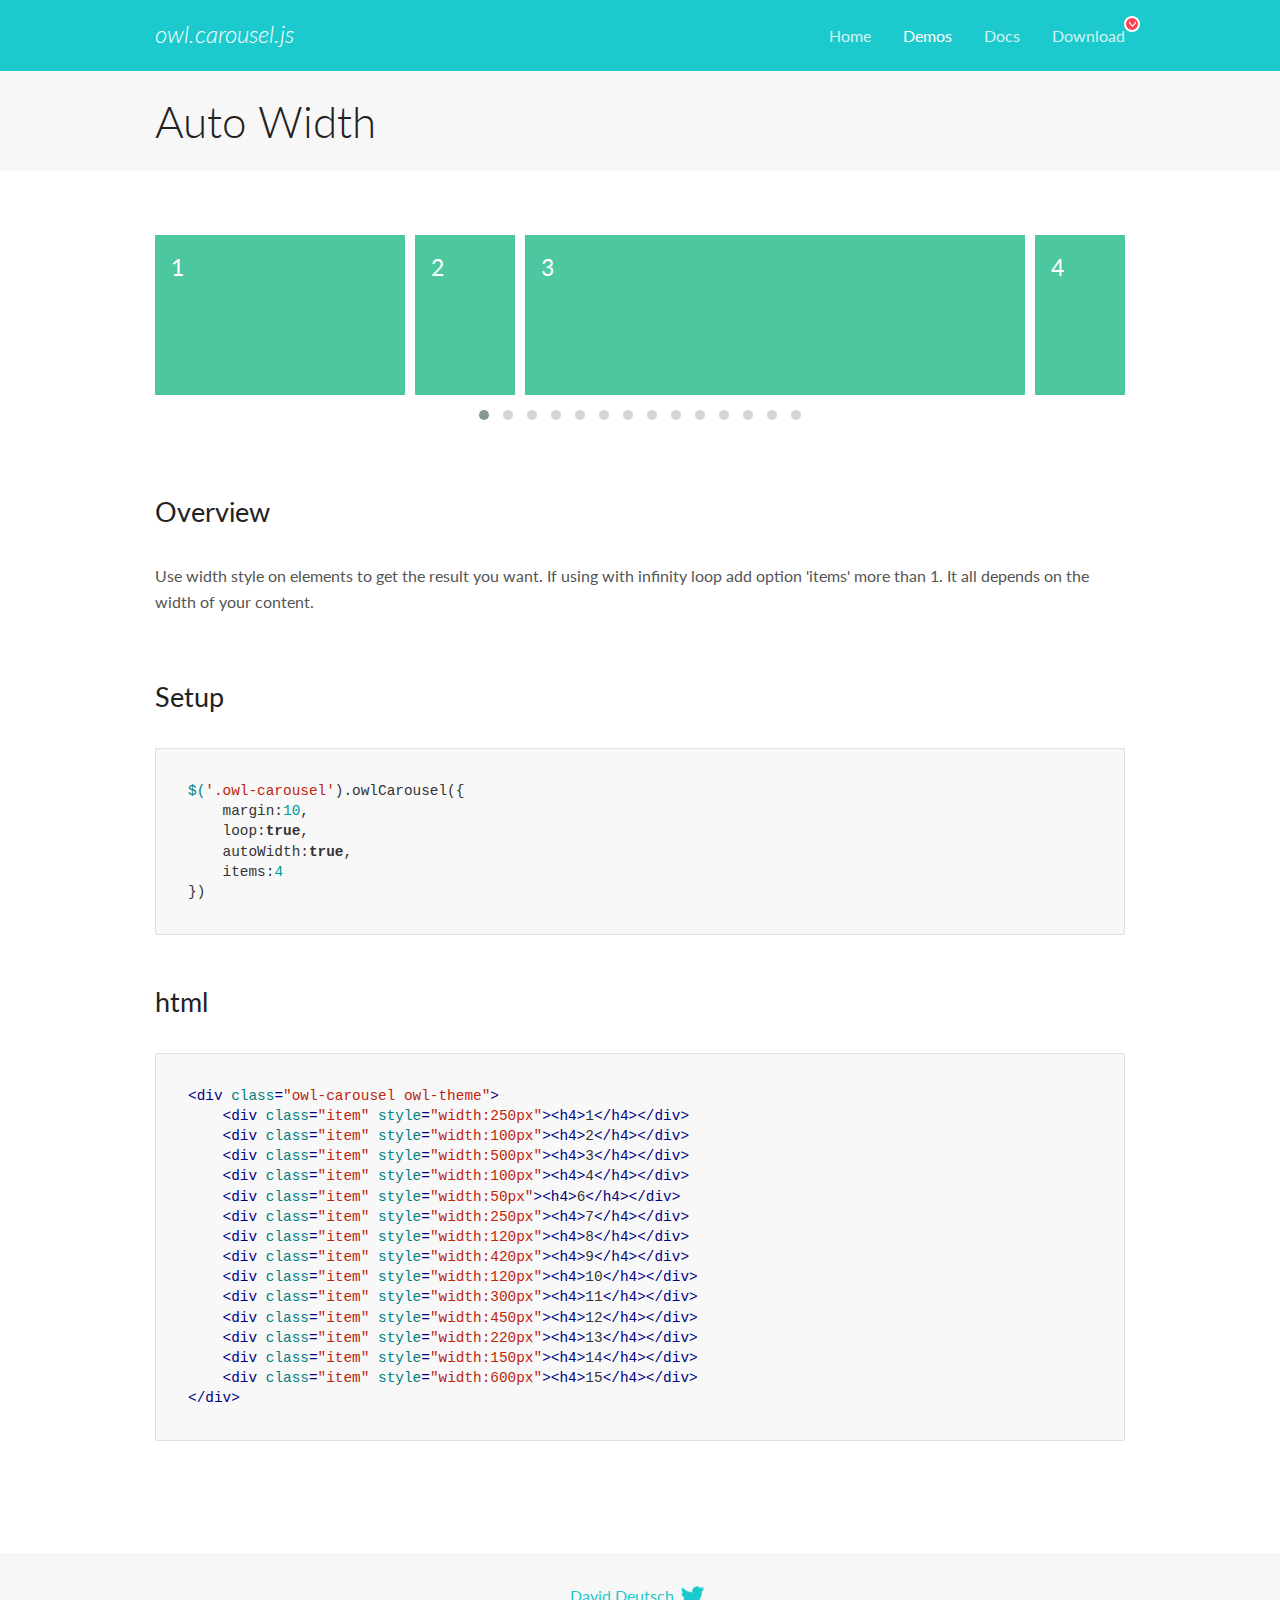
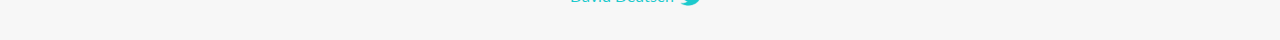
<file: src/OwlCarousel/docs/demos/autowidth.html>
<!DOCTYPE html>
<html lang="en">
  <head>

    <!-- head -->
    <meta charset="utf-8">
    <meta name="msapplication-tap-highlight" content="no" />
    <meta name="viewport" content="width=device-width, initial-scale=1.0" />
    <meta name="description" content="Auto Width">
    <meta name="author" content="David Deutsch">
    <title>
      Auto Width Demo | Owl Carousel | 2.3.4
    </title>

    <!-- Stylesheets -->
    <link href='https://fonts.googleapis.com/css?family=Lato:300,400,700,400italic,300italic' rel='stylesheet' type='text/css'>
    <link rel="stylesheet" href="../assets/css/docs.theme.min.css">

    <!-- Owl Stylesheets -->
    <link rel="stylesheet" href="../assets/owlcarousel/assets/owl.carousel.min.css">
    <link rel="stylesheet" href="../assets/owlcarousel/assets/owl.theme.default.min.css">

    <!-- HTML5 shim and Respond.js IE8 support of HTML5 elements and media queries -->

    <!--[if lt IE 9]>
      <script src="https://oss.maxcdn.com/libs/html5shiv/3.7.0/html5shiv.js"></script>
      <script src="https://oss.maxcdn.com/libs/respond.js/1.3.0/respond.min.js"></script>
    <![endif]-->

    <!-- Favicons -->
    <link rel="apple-touch-icon-precomposed" sizes="144x144" href="../assets/ico/apple-touch-icon-144-precomposed.png">
    <link rel="shortcut icon" href="../assets/ico/favicon.png">
    <link rel="shortcut icon" href="favicon.ico">

    <!-- Yeah i know js should not be in header. Its required for demos.-->

    <!-- javascript -->
    <script src="../assets/vendors/jquery.min.js"></script>
    <script src="../assets/owlcarousel/owl.carousel.js"></script>
  </head>
  <body>

    <!-- header -->
    <header class="header">
      <div class="row">
        <div class="large-12 columns">
          <div class="brand left">
            <h3>
              <a href="/OwlCarousel2/">owl.carousel.js</a> 
            </h3>
          </div>
          <a id="toggle-nav" class="right">
            <span></span> <span></span> <span></span> 
          </a> 
          <div class="nav-bar">
            <ul class="clearfix">
              <li> <a href="/OwlCarousel2/index.html">Home</a>  </li>
              <li class="active">
                <a href="/OwlCarousel2/demos/demos.html">Demos</a> 
              </li>
              <li> <a href="/OwlCarousel2/docs/started-welcome.html">Docs</a>  </li>
              <li>
                <a href="https://github.com/OwlCarousel2/OwlCarousel2/archive/2.3.4.zip">Download</a> 
                <span class="download"></span> 
              </li>
            </ul>
          </div>
        </div>
      </div>
    </header>

    <!-- title -->
    <section class="title">
      <div class="row">
        <div class="large-12 columns">
          <h1>Auto Width</h1>
        </div>
      </div>
    </section>

    <!--  Demos -->
    <section id="demos">
      <div class="row">
        <div class="large-12 columns">
          <div class="owl-carousel owl-theme">
            <div class="item" style="width:250px">
              <h4>1</h4>
            </div>
            <div class="item" style="width:100px">
              <h4>2</h4>
            </div>
            <div class="item" style="width:500px">
              <h4>3</h4>
            </div>
            <div class="item" style="width:100px">
              <h4>4</h4>
            </div>
            <div class="item" style="width:50px">
              <h4>6</h4>
            </div>
            <div class="item" style="width:250px">
              <h4>7</h4>
            </div>
            <div class="item" style="width:120px">
              <h4>8</h4>
            </div>
            <div class="item" style="width:420px">
              <h4>9</h4>
            </div>
            <div class="item" style="width:120px">
              <h4>10</h4>
            </div>
            <div class="item" style="width:300px">
              <h4>11</h4>
            </div>
            <div class="item" style="width:450px">
              <h4>12</h4>
            </div>
            <div class="item" style="width:220px">
              <h4>13</h4>
            </div>
            <div class="item" style="width:150px">
              <h4>14</h4>
            </div>
            <div class="item" style="width:600px">
              <h4>15</h4>
            </div>
          </div>
          <h3 id="overview">Overview</h3>
          <p>Use width style on elements to get the result you want. If using with infinity loop add option &#39;items&#39; more than 1. It all depends on the width of your content.</p>
          <h3 id="setup">Setup</h3>
          <pre><code>$(&#39;.owl-carousel&#39;).owlCarousel({
    margin:10,
    loop:true,
    autoWidth:true,
    items:4
})</code></pre>
          <h3 id="html">html</h3>
          <pre><code>&lt;div class=&quot;owl-carousel owl-theme&quot;&gt;
    &lt;div class=&quot;item&quot; style=&quot;width:250px&quot;&gt;&lt;h4&gt;1&lt;/h4&gt;&lt;/div&gt;
    &lt;div class=&quot;item&quot; style=&quot;width:100px&quot;&gt;&lt;h4&gt;2&lt;/h4&gt;&lt;/div&gt;
    &lt;div class=&quot;item&quot; style=&quot;width:500px&quot;&gt;&lt;h4&gt;3&lt;/h4&gt;&lt;/div&gt;
    &lt;div class=&quot;item&quot; style=&quot;width:100px&quot;&gt;&lt;h4&gt;4&lt;/h4&gt;&lt;/div&gt;
    &lt;div class=&quot;item&quot; style=&quot;width:50px&quot;&gt;&lt;h4&gt;6&lt;/h4&gt;&lt;/div&gt;
    &lt;div class=&quot;item&quot; style=&quot;width:250px&quot;&gt;&lt;h4&gt;7&lt;/h4&gt;&lt;/div&gt;
    &lt;div class=&quot;item&quot; style=&quot;width:120px&quot;&gt;&lt;h4&gt;8&lt;/h4&gt;&lt;/div&gt;
    &lt;div class=&quot;item&quot; style=&quot;width:420px&quot;&gt;&lt;h4&gt;9&lt;/h4&gt;&lt;/div&gt;
    &lt;div class=&quot;item&quot; style=&quot;width:120px&quot;&gt;&lt;h4&gt;10&lt;/h4&gt;&lt;/div&gt;
    &lt;div class=&quot;item&quot; style=&quot;width:300px&quot;&gt;&lt;h4&gt;11&lt;/h4&gt;&lt;/div&gt;
    &lt;div class=&quot;item&quot; style=&quot;width:450px&quot;&gt;&lt;h4&gt;12&lt;/h4&gt;&lt;/div&gt;
    &lt;div class=&quot;item&quot; style=&quot;width:220px&quot;&gt;&lt;h4&gt;13&lt;/h4&gt;&lt;/div&gt;
    &lt;div class=&quot;item&quot; style=&quot;width:150px&quot;&gt;&lt;h4&gt;14&lt;/h4&gt;&lt;/div&gt;
    &lt;div class=&quot;item&quot; style=&quot;width:600px&quot;&gt;&lt;h4&gt;15&lt;/h4&gt;&lt;/div&gt;
&lt;/div&gt;</code></pre>
          <script>
            $(document).ready(function() {
              $('.owl-carousel').owlCarousel({
                margin: 10,
                loop: true,
                autoWidth: true,
                items: 4
              })
            })
          </script>
        </div>
      </div>
    </section>

    <!-- footer -->
    <footer class="footer">
      <div class="row">
        <div class="large-12 columns">
          <h5>
            <a href="/OwlCarousel2/docs/support-contact.html">David Deutsch</a> 
            <a id="custom-tweet-button" href="https://twitter.com/share?url=https://github.com/OwlCarousel2/OwlCarousel2&text=Owl Carousel - This is so awesome! " target="_blank"></a> 
          </h5>
        </div>
      </div>
    </footer>

    <!-- vendors -->
    <script src="../assets/vendors/highlight.js"></script>
    <script src="../assets/js/app.js"></script>
  </body>
</html>
</file>
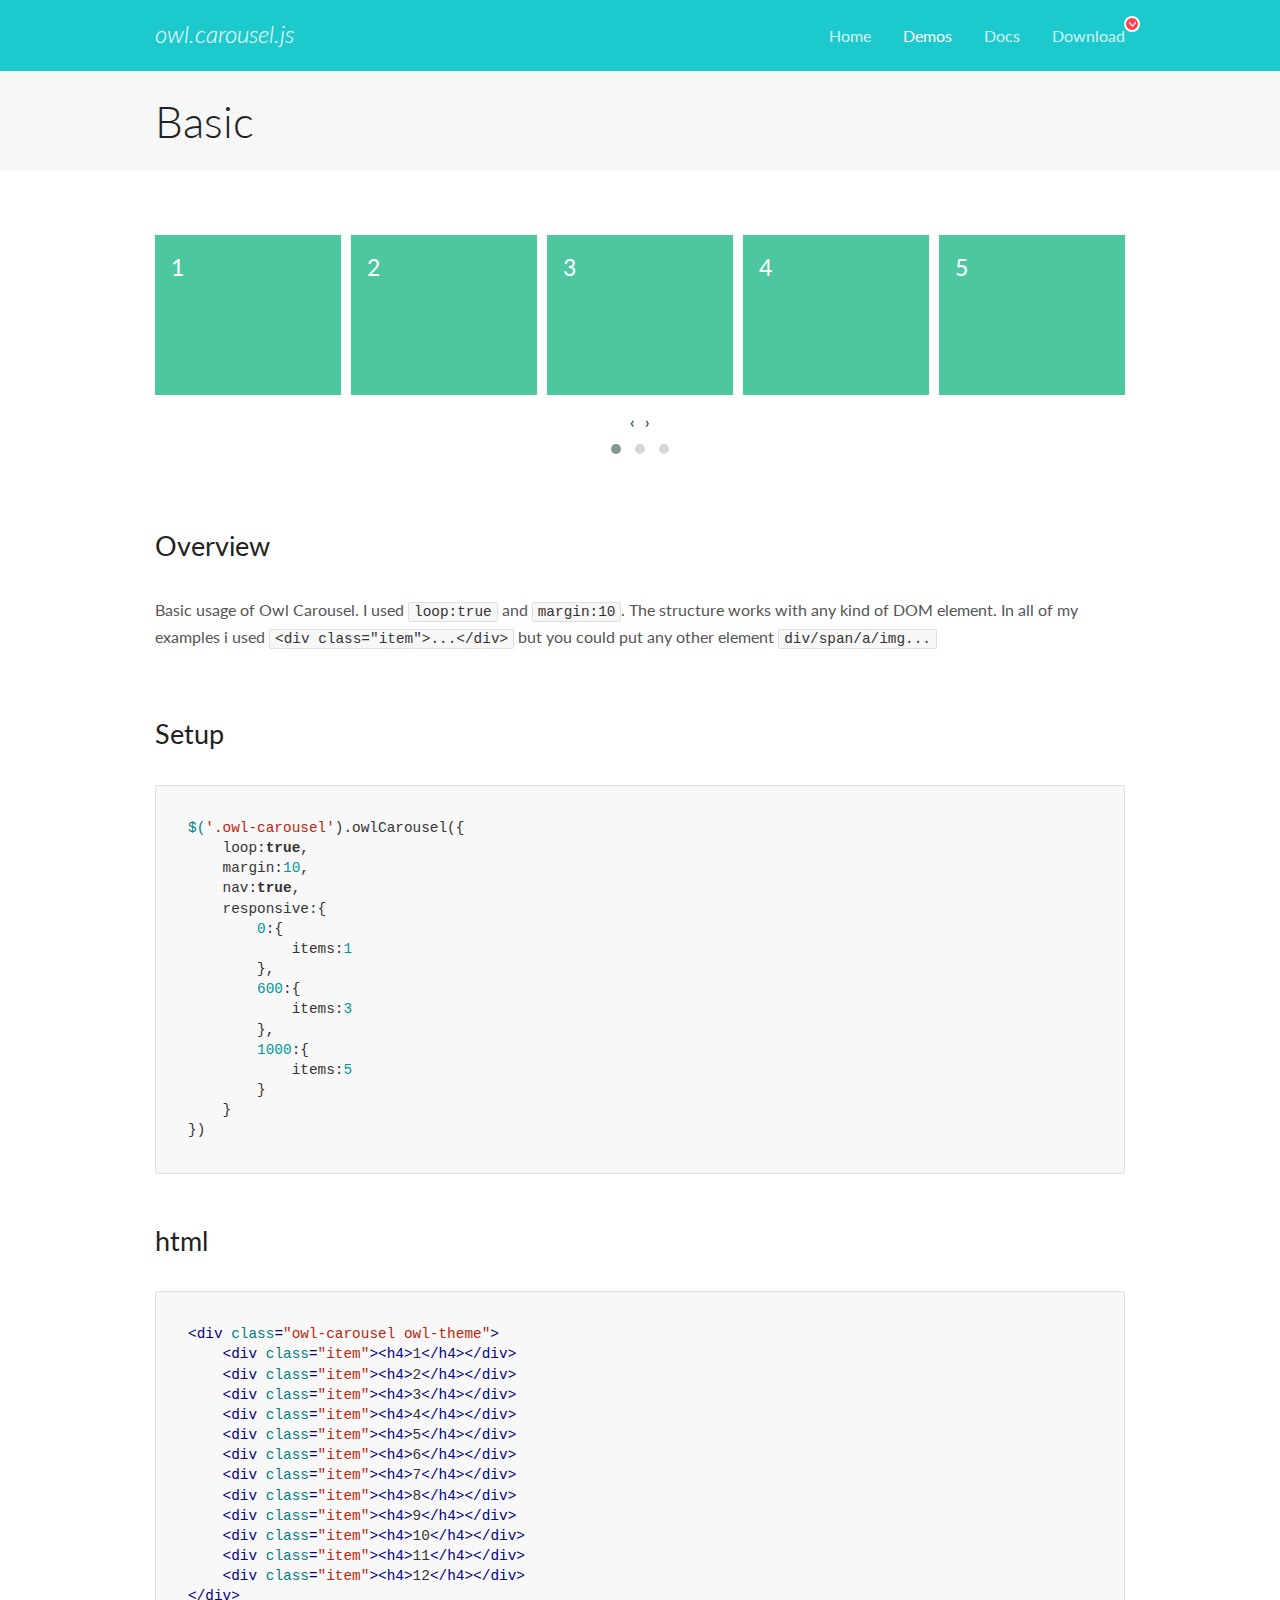
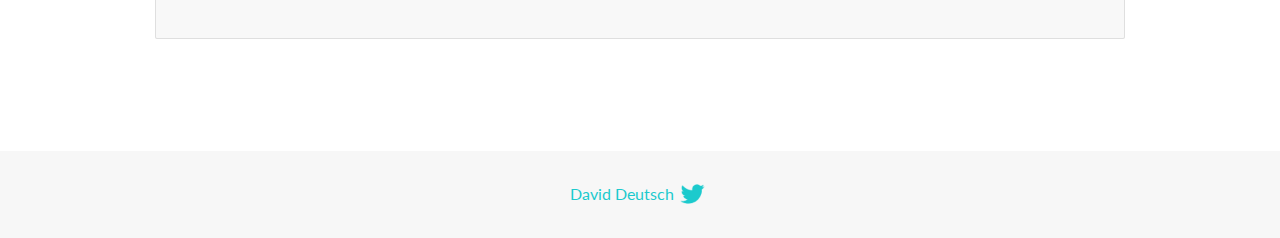
<file: src/OwlCarousel/docs/demos/basic.html>
<!DOCTYPE html>
<html lang="en">
  <head>

    <!-- head -->
    <meta charset="utf-8">
    <meta name="msapplication-tap-highlight" content="no" />
    <meta name="viewport" content="width=device-width, initial-scale=1.0" />
    <meta name="description" content="Basic usage demo">
    <meta name="author" content="David Deutsch">
    <title>
      Basic Demo | Owl Carousel | 2.3.4
    </title>

    <!-- Stylesheets -->
    <link href='https://fonts.googleapis.com/css?family=Lato:300,400,700,400italic,300italic' rel='stylesheet' type='text/css'>
    <link rel="stylesheet" href="../assets/css/docs.theme.min.css">

    <!-- Owl Stylesheets -->
    <link rel="stylesheet" href="../assets/owlcarousel/assets/owl.carousel.min.css">
    <link rel="stylesheet" href="../assets/owlcarousel/assets/owl.theme.default.min.css">

    <!-- HTML5 shim and Respond.js IE8 support of HTML5 elements and media queries -->

    <!--[if lt IE 9]>
      <script src="https://oss.maxcdn.com/libs/html5shiv/3.7.0/html5shiv.js"></script>
      <script src="https://oss.maxcdn.com/libs/respond.js/1.3.0/respond.min.js"></script>
    <![endif]-->

    <!-- Favicons -->
    <link rel="apple-touch-icon-precomposed" sizes="144x144" href="../assets/ico/apple-touch-icon-144-precomposed.png">
    <link rel="shortcut icon" href="../assets/ico/favicon.png">
    <link rel="shortcut icon" href="favicon.ico">

    <!-- Yeah i know js should not be in header. Its required for demos.-->

    <!-- javascript -->
    <script src="../assets/vendors/jquery.min.js"></script>
    <script src="../assets/owlcarousel/owl.carousel.js"></script>
  </head>
  <body>

    <!-- header -->
    <header class="header">
      <div class="row">
        <div class="large-12 columns">
          <div class="brand left">
            <h3>
              <a href="/OwlCarousel2/">owl.carousel.js</a> 
            </h3>
          </div>
          <a id="toggle-nav" class="right">
            <span></span> <span></span> <span></span> 
          </a> 
          <div class="nav-bar">
            <ul class="clearfix">
              <li> <a href="/OwlCarousel2/index.html">Home</a>  </li>
              <li class="active">
                <a href="/OwlCarousel2/demos/demos.html">Demos</a> 
              </li>
              <li> <a href="/OwlCarousel2/docs/started-welcome.html">Docs</a>  </li>
              <li>
                <a href="https://github.com/OwlCarousel2/OwlCarousel2/archive/2.3.4.zip">Download</a> 
                <span class="download"></span> 
              </li>
            </ul>
          </div>
        </div>
      </div>
    </header>

    <!-- title -->
    <section class="title">
      <div class="row">
        <div class="large-12 columns">
          <h1>Basic</h1>
        </div>
      </div>
    </section>

    <!--  Demos -->
    <section id="demos">
      <div class="row">
        <div class="large-12 columns">
          <div class="owl-carousel owl-theme">
            <div class="item">
              <h4>1</h4>
            </div>
            <div class="item">
              <h4>2</h4>
            </div>
            <div class="item">
              <h4>3</h4>
            </div>
            <div class="item">
              <h4>4</h4>
            </div>
            <div class="item">
              <h4>5</h4>
            </div>
            <div class="item">
              <h4>6</h4>
            </div>
            <div class="item">
              <h4>7</h4>
            </div>
            <div class="item">
              <h4>8</h4>
            </div>
            <div class="item">
              <h4>9</h4>
            </div>
            <div class="item">
              <h4>10</h4>
            </div>
            <div class="item">
              <h4>11</h4>
            </div>
            <div class="item">
              <h4>12</h4>
            </div>
          </div>
          <h3 id="overview">Overview</h3>
          <p>Basic usage of Owl Carousel. I used <code>loop:true</code> and <code>margin:10</code>. The structure works with any kind of DOM element. In all of my examples i used <code>&lt;div class=&quot;item&quot;&gt;...&lt;/div&gt;</code> but you could
            put any other element <code>div/span/a/img...</code></p>
          <h3 id="setup">Setup</h3>
          <pre><code>$(&#39;.owl-carousel&#39;).owlCarousel({
    loop:true,
    margin:10,
    nav:true,
    responsive:{
        0:{
            items:1
        },
        600:{
            items:3
        },
        1000:{
            items:5
        }
    }
})</code></pre>
          <h3 id="html">html</h3>
          <pre><code>&lt;div class=&quot;owl-carousel owl-theme&quot;&gt;
    &lt;div class=&quot;item&quot;&gt;&lt;h4&gt;1&lt;/h4&gt;&lt;/div&gt;
    &lt;div class=&quot;item&quot;&gt;&lt;h4&gt;2&lt;/h4&gt;&lt;/div&gt;
    &lt;div class=&quot;item&quot;&gt;&lt;h4&gt;3&lt;/h4&gt;&lt;/div&gt;
    &lt;div class=&quot;item&quot;&gt;&lt;h4&gt;4&lt;/h4&gt;&lt;/div&gt;
    &lt;div class=&quot;item&quot;&gt;&lt;h4&gt;5&lt;/h4&gt;&lt;/div&gt;
    &lt;div class=&quot;item&quot;&gt;&lt;h4&gt;6&lt;/h4&gt;&lt;/div&gt;
    &lt;div class=&quot;item&quot;&gt;&lt;h4&gt;7&lt;/h4&gt;&lt;/div&gt;
    &lt;div class=&quot;item&quot;&gt;&lt;h4&gt;8&lt;/h4&gt;&lt;/div&gt;
    &lt;div class=&quot;item&quot;&gt;&lt;h4&gt;9&lt;/h4&gt;&lt;/div&gt;
    &lt;div class=&quot;item&quot;&gt;&lt;h4&gt;10&lt;/h4&gt;&lt;/div&gt;
    &lt;div class=&quot;item&quot;&gt;&lt;h4&gt;11&lt;/h4&gt;&lt;/div&gt;
    &lt;div class=&quot;item&quot;&gt;&lt;h4&gt;12&lt;/h4&gt;&lt;/div&gt;
&lt;/div&gt;</code></pre>
          <script>
            $(document).ready(function() {
              var owl = $('.owl-carousel');
              owl.owlCarousel({
                margin: 10,
                nav: true,
                loop: true,
                responsive: {
                  0: {
                    items: 1
                  },
                  600: {
                    items: 3
                  },
                  1000: {
                    items: 5
                  }
                }
              })
            })
          </script>
        </div>
      </div>
    </section>

    <!-- footer -->
    <footer class="footer">
      <div class="row">
        <div class="large-12 columns">
          <h5>
            <a href="/OwlCarousel2/docs/support-contact.html">David Deutsch</a> 
            <a id="custom-tweet-button" href="https://twitter.com/share?url=https://github.com/OwlCarousel2/OwlCarousel2&text=Owl Carousel - This is so awesome! " target="_blank"></a> 
          </h5>
        </div>
      </div>
    </footer>

    <!-- vendors -->
    <script src="../assets/vendors/highlight.js"></script>
    <script src="../assets/js/app.js"></script>
  </body>
</html>
</file>
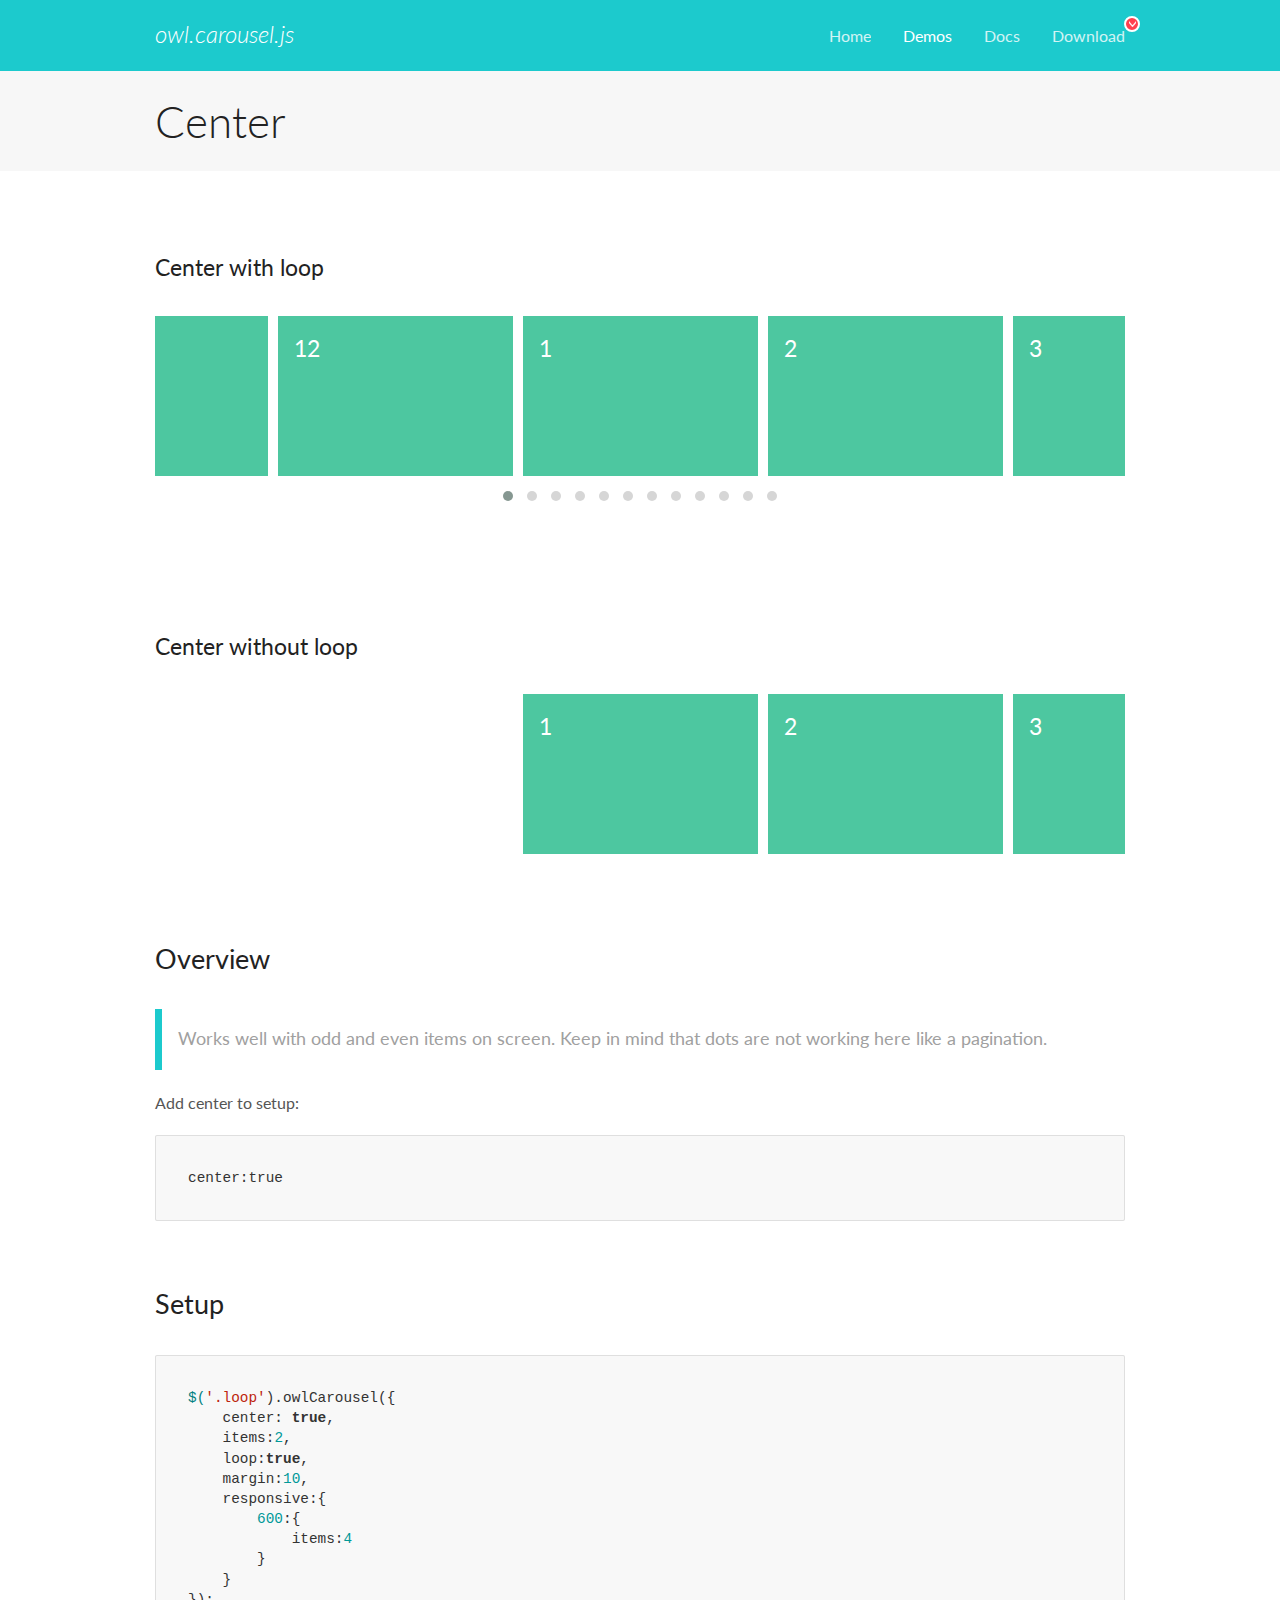
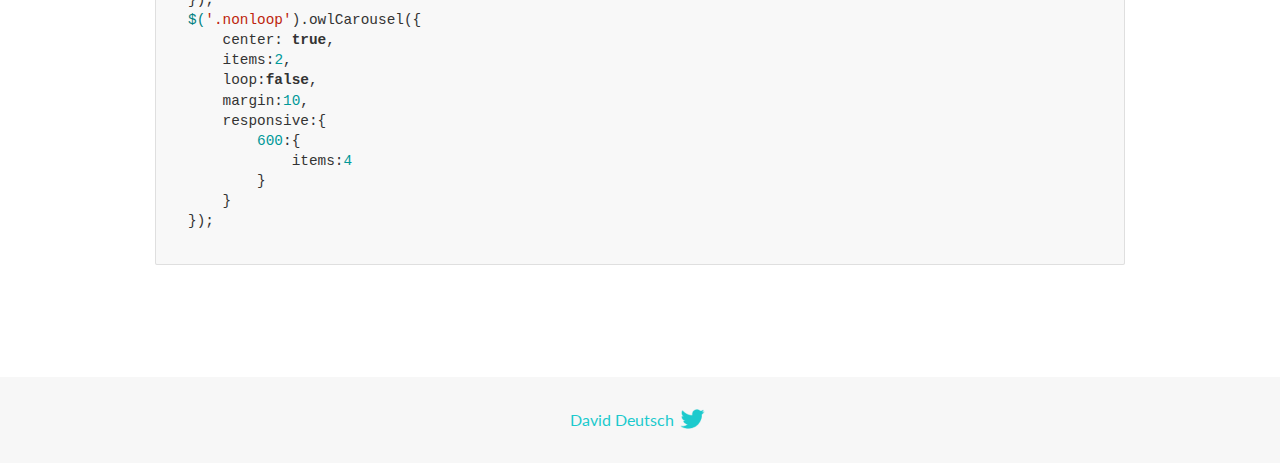
<file: src/OwlCarousel/docs/demos/center.html>
<!DOCTYPE html>
<html lang="en">
  <head>

    <!-- head -->
    <meta charset="utf-8">
    <meta name="msapplication-tap-highlight" content="no" />
    <meta name="viewport" content="width=device-width, initial-scale=1.0" />
    <meta name="description" content="Center carousel">
    <meta name="author" content="David Deutsch">
    <title>
      Center Demo | Owl Carousel | 2.3.4
    </title>

    <!-- Stylesheets -->
    <link href='https://fonts.googleapis.com/css?family=Lato:300,400,700,400italic,300italic' rel='stylesheet' type='text/css'>
    <link rel="stylesheet" href="../assets/css/docs.theme.min.css">

    <!-- Owl Stylesheets -->
    <link rel="stylesheet" href="../assets/owlcarousel/assets/owl.carousel.min.css">
    <link rel="stylesheet" href="../assets/owlcarousel/assets/owl.theme.default.min.css">

    <!-- HTML5 shim and Respond.js IE8 support of HTML5 elements and media queries -->

    <!--[if lt IE 9]>
      <script src="https://oss.maxcdn.com/libs/html5shiv/3.7.0/html5shiv.js"></script>
      <script src="https://oss.maxcdn.com/libs/respond.js/1.3.0/respond.min.js"></script>
    <![endif]-->

    <!-- Favicons -->
    <link rel="apple-touch-icon-precomposed" sizes="144x144" href="../assets/ico/apple-touch-icon-144-precomposed.png">
    <link rel="shortcut icon" href="../assets/ico/favicon.png">
    <link rel="shortcut icon" href="favicon.ico">

    <!-- Yeah i know js should not be in header. Its required for demos.-->

    <!-- javascript -->
    <script src="../assets/vendors/jquery.min.js"></script>
    <script src="../assets/owlcarousel/owl.carousel.js"></script>
  </head>
  <body>

    <!-- header -->
    <header class="header">
      <div class="row">
        <div class="large-12 columns">
          <div class="brand left">
            <h3>
              <a href="/OwlCarousel2/">owl.carousel.js</a> 
            </h3>
          </div>
          <a id="toggle-nav" class="right">
            <span></span> <span></span> <span></span> 
          </a> 
          <div class="nav-bar">
            <ul class="clearfix">
              <li> <a href="/OwlCarousel2/index.html">Home</a>  </li>
              <li class="active">
                <a href="/OwlCarousel2/demos/demos.html">Demos</a> 
              </li>
              <li> <a href="/OwlCarousel2/docs/started-welcome.html">Docs</a>  </li>
              <li>
                <a href="https://github.com/OwlCarousel2/OwlCarousel2/archive/2.3.4.zip">Download</a> 
                <span class="download"></span> 
              </li>
            </ul>
          </div>
        </div>
      </div>
    </header>

    <!-- title -->
    <section class="title">
      <div class="row">
        <div class="large-12 columns">
          <h1>Center</h1>
        </div>
      </div>
    </section>

    <!--  Demos -->
    <section id="demos">
      <div class="row">
        <div class="large-12 columns">
          <h4 id="center-with-loop">Center with loop</h4>
          <div class="loop owl-carousel owl-theme">
            <div class="item">
              <h4>1</h4>
            </div>
            <div class="item">
              <h4>2</h4>
            </div>
            <div class="item">
              <h4>3</h4>
            </div>
            <div class="item">
              <h4>4</h4>
            </div>
            <div class="item">
              <h4>5</h4>
            </div>
            <div class="item">
              <h4>6</h4>
            </div>
            <div class="item">
              <h4>7</h4>
            </div>
            <div class="item">
              <h4>8</h4>
            </div>
            <div class="item">
              <h4>9</h4>
            </div>
            <div class="item">
              <h4>10</h4>
            </div>
            <div class="item">
              <h4>11</h4>
            </div>
            <div class="item">
              <h4>12</h4>
            </div>
          </div>
          <br>
          <h4 id="center-without-loop">Center without loop</h4>
          <div class="nonloop owl-carousel">
            <div class="item">
              <h4>1</h4>
            </div>
            <div class="item">
              <h4>2</h4>
            </div>
            <div class="item">
              <h4>3</h4>
            </div>
            <div class="item">
              <h4>4</h4>
            </div>
            <div class="item">
              <h4>5</h4>
            </div>
            <div class="item">
              <h4>6</h4>
            </div>
            <div class="item">
              <h4>7</h4>
            </div>
            <div class="item">
              <h4>8</h4>
            </div>
            <div class="item">
              <h4>9</h4>
            </div>
            <div class="item">
              <h4>10</h4>
            </div>
            <div class="item">
              <h4>11</h4>
            </div>
            <div class="item">
              <h4>12</h4>
            </div>
          </div>
          <h3 id="overview">Overview</h3>
          <blockquote>
            <p>Works well with odd and even items on screen. Keep in mind that dots are not working here like a pagination.</p>
          </blockquote>
          <p>Add center to setup:</p>
          <pre><code>center:true</code></pre>
          <h3 id="setup">Setup</h3>
          <pre><code>$(&#39;.loop&#39;).owlCarousel({
    center: true,
    items:2,
    loop:true,
    margin:10,
    responsive:{
        600:{
            items:4
        }
    }
});
$(&#39;.nonloop&#39;).owlCarousel({
    center: true,
    items:2,
    loop:false,
    margin:10,
    responsive:{
        600:{
            items:4
        }
    }
});</code></pre>
          <script>
            jQuery(document).ready(function($) {
              $('.loop').owlCarousel({
                center: true,
                items: 2,
                loop: true,
                margin: 10,
                responsive: {
                  600: {
                    items: 4
                  }
                }
              });
              $('.nonloop').owlCarousel({
                center: true,
                items: 2,
                loop: false,
                margin: 10,
                responsive: {
                  600: {
                    items: 4
                  }
                }
              });
            });
          </script>
        </div>
      </div>
    </section>

    <!-- footer -->
    <footer class="footer">
      <div class="row">
        <div class="large-12 columns">
          <h5>
            <a href="/OwlCarousel2/docs/support-contact.html">David Deutsch</a> 
            <a id="custom-tweet-button" href="https://twitter.com/share?url=https://github.com/OwlCarousel2/OwlCarousel2&text=Owl Carousel - This is so awesome! " target="_blank"></a> 
          </h5>
        </div>
      </div>
    </footer>

    <!-- vendors -->
    <script src="../assets/vendors/highlight.js"></script>
    <script src="../assets/js/app.js"></script>
  </body>
</html>
</file>
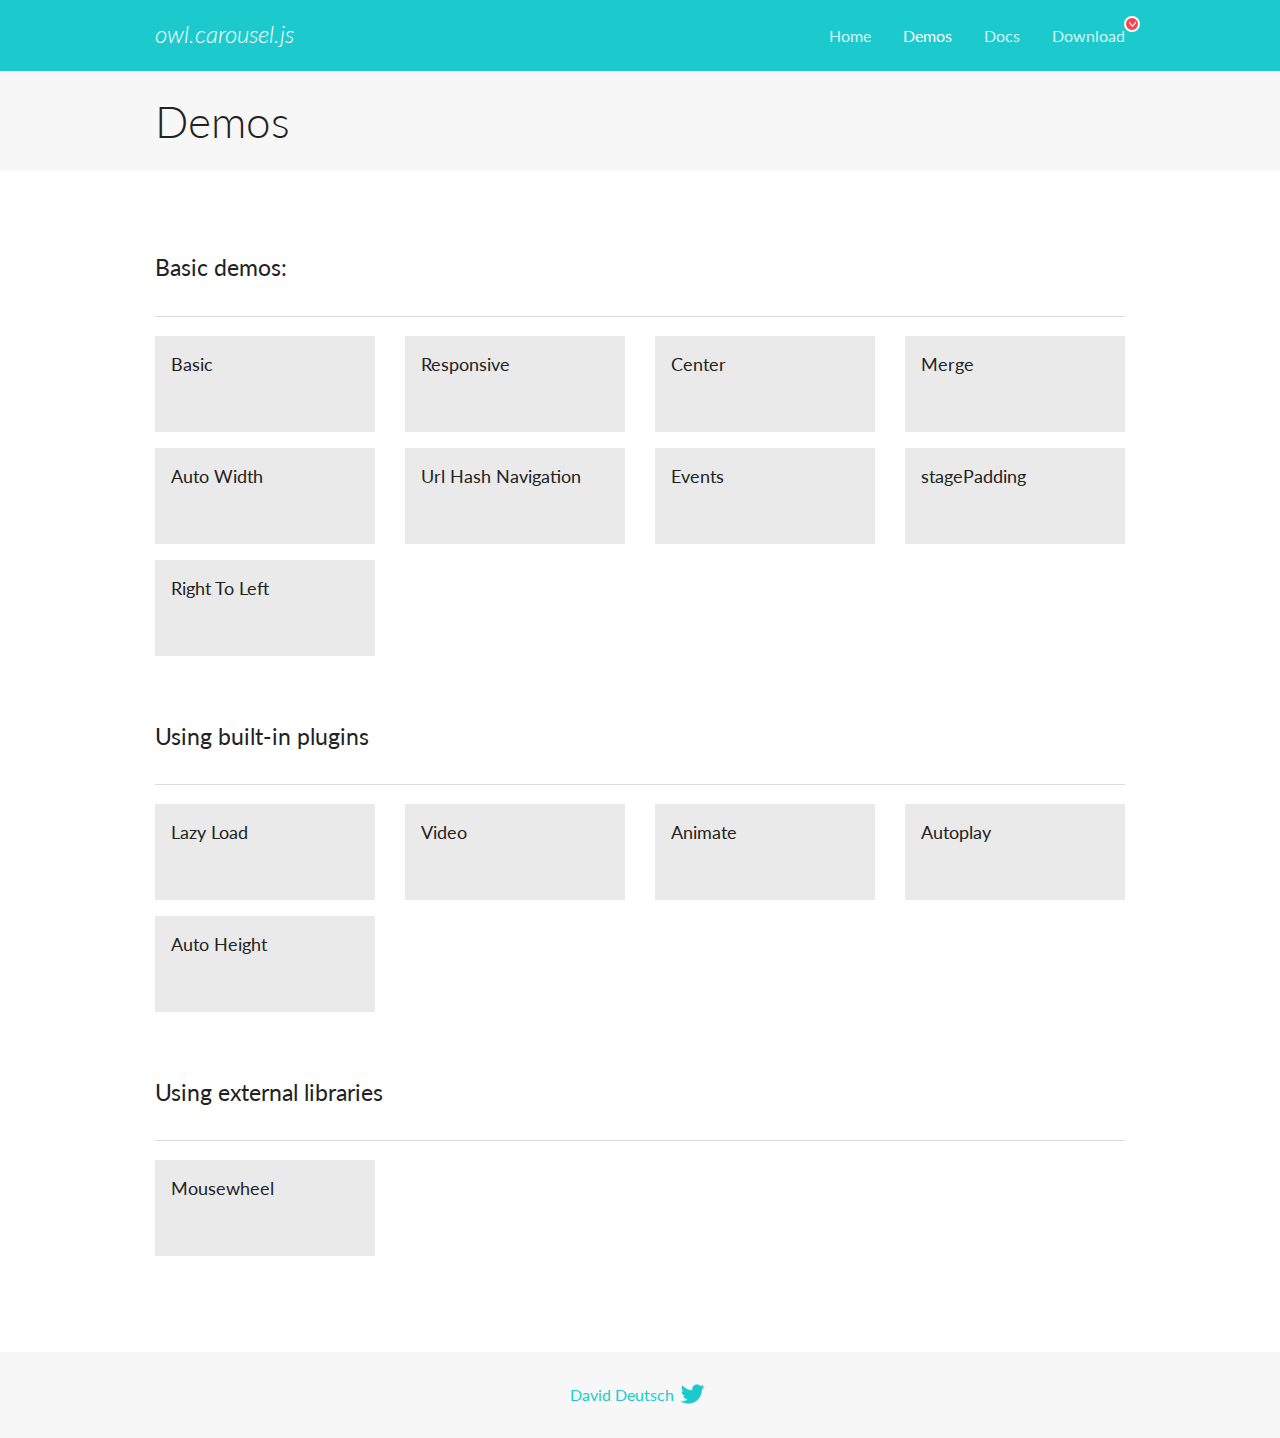
<file: src/OwlCarousel/docs/demos/demos.html>
<!DOCTYPE html>
<html lang="en">
  <head>

    <!-- head -->
    <meta charset="utf-8">
    <meta name="msapplication-tap-highlight" content="no" />
    <meta name="viewport" content="width=device-width, initial-scale=1.0" />
    <meta name="description" content="A list of Owl Carousel examples.">
    <meta name="author" content="David Deutsch">
    <title>
      Demos | Owl Carousel | 2.3.4
    </title>

    <!-- Stylesheets -->
    <link href='https://fonts.googleapis.com/css?family=Lato:300,400,700,400italic,300italic' rel='stylesheet' type='text/css'>
    <link rel="stylesheet" href="../assets/css/docs.theme.min.css">

    <!-- Owl Stylesheets -->
    <link rel="stylesheet" href="../assets/owlcarousel/assets/owl.carousel.min.css">
    <link rel="stylesheet" href="../assets/owlcarousel/assets/owl.theme.default.min.css">

    <!-- HTML5 shim and Respond.js IE8 support of HTML5 elements and media queries -->

    <!--[if lt IE 9]>
      <script src="https://oss.maxcdn.com/libs/html5shiv/3.7.0/html5shiv.js"></script>
      <script src="https://oss.maxcdn.com/libs/respond.js/1.3.0/respond.min.js"></script>
    <![endif]-->

    <!-- Favicons -->
    <link rel="apple-touch-icon-precomposed" sizes="144x144" href="../assets/ico/apple-touch-icon-144-precomposed.png">
    <link rel="shortcut icon" href="../assets/ico/favicon.png">
    <link rel="shortcut icon" href="favicon.ico">

    <!-- Yeah i know js should not be in header. Its required for demos.-->

    <!-- javascript -->
    <script src="../assets/vendors/jquery.min.js"></script>
    <script src="../assets/owlcarousel/owl.carousel.js"></script>
  </head>
  <body>

    <!-- header -->
    <header class="header">
      <div class="row">
        <div class="large-12 columns">
          <div class="brand left">
            <h3>
              <a href="/OwlCarousel2/">owl.carousel.js</a> 
            </h3>
          </div>
          <a id="toggle-nav" class="right">
            <span></span> <span></span> <span></span> 
          </a> 
          <div class="nav-bar">
            <ul class="clearfix">
              <li> <a href="/OwlCarousel2/index.html">Home</a>  </li>
              <li class="active">
                <a href="/OwlCarousel2/demos/demos.html">Demos</a> 
              </li>
              <li> <a href="/OwlCarousel2/docs/started-welcome.html">Docs</a>  </li>
              <li>
                <a href="https://github.com/OwlCarousel2/OwlCarousel2/archive/2.3.4.zip">Download</a> 
                <span class="download"></span> 
              </li>
            </ul>
          </div>
        </div>
      </div>
    </header>

    <!-- title -->
    <section class="title">
      <div class="row">
        <div class="large-12 columns">
          <h1>Demos</h1>
        </div>
      </div>
    </section>

    <!--  Demos -->
    <section id="demos">
      <div class="row">
        <div class="large-12 columns">
          <h4 id="basic-demos-">Basic demos:</h4>
          <hr>
          <div class="demo-list">
            <div class="row">
              <div class="small-6 medium-4 large-3 columns">
                <a href="basic.html" class="demo-block">
                  <h5>Basic </h5>
                </a> 
              </div>
              <div class="small-6 medium-4 large-3 columns">
                <a href="responsive.html" class="demo-block">
                  <h5>Responsive </h5>
                </a> 
              </div>
              <div class="small-6 medium-4 large-3 columns">
                <a href="center.html" class="demo-block">
                  <h5>Center </h5>
                </a> 
              </div>
              <div class="small-6 medium-4 large-3 columns">
                <a href="merge.html" class="demo-block">
                  <h5>Merge </h5>
                </a> 
              </div>
              <div class="small-6 medium-4 large-3 columns">
                <a href="autowidth.html" class="demo-block">
                  <h5>Auto Width </h5>
                </a> 
              </div>
              <div class="small-6 medium-4 large-3 columns">
                <a href="urlhashnav.html" class="demo-block">
                  <h5>Url Hash Navigation </h5>
                </a> 
              </div>
              <div class="small-6 medium-4 large-3 columns">
                <a href="events.html" class="demo-block">
                  <h5>Events </h5>
                </a> 
              </div>
              <div class="small-6 medium-4 large-3 columns">
                <a href="stagepadding.html" class="demo-block">
                  <h5>stagePadding </h5>
                </a> 
              </div>
              <div class="small-6 medium-4 large-3 columns">
                <a href="rtl.html" class="demo-block">
                  <h5>Right To Left </h5>
                </a> 
              </div>
            </div>
          </div>
          <h4 id="using-built-in-plugins">Using built-in plugins</h4>
          <hr>
          <div class="demo-list">
            <div class="row">
              <div class="small-6 medium-4 large-3 columns">
                <a href="lazyLoad.html" class="demo-block">
                  <h5>Lazy Load </h5>
                </a> 
              </div>
              <div class="small-6 medium-4 large-3 columns">
                <a href="video.html" class="demo-block">
                  <h5>Video </h5>
                </a> 
              </div>
              <div class="small-6 medium-4 large-3 columns">
                <a href="animate.html" class="demo-block">
                  <h5>Animate </h5>
                </a> 
              </div>
              <div class="small-6 medium-4 large-3 columns">
                <a href="autoplay.html" class="demo-block">
                  <h5>Autoplay </h5>
                </a> 
              </div>
              <div class="small-6 medium-4 large-3 columns">
                <a href="autoheight.html" class="demo-block">
                  <h5>Auto Height </h5>
                </a> 
              </div>
            </div>
          </div>
          <h4 id="using-external-libraries">Using external libraries</h4>
          <hr>
          <div class="demo-list">
            <div class="row">
              <div class="small-6 medium-4 large-3 columns">
                <a href="mousewheel.html" class="demo-block">
                  <h5>Mousewheel </h5>
                </a> 
              </div>
            </div>
          </div>
        </div>
      </div>
    </section>

    <!-- footer -->
    <footer class="footer">
      <div class="row">
        <div class="large-12 columns">
          <h5>
            <a href="/OwlCarousel2/docs/support-contact.html">David Deutsch</a> 
            <a id="custom-tweet-button" href="https://twitter.com/share?url=https://github.com/OwlCarousel2/OwlCarousel2&text=Owl Carousel - This is so awesome! " target="_blank"></a> 
          </h5>
        </div>
      </div>
    </footer>

    <!-- vendors -->
    <script src="../assets/vendors/highlight.js"></script>
    <script src="../assets/js/app.js"></script>
  </body>
</html>
</file>
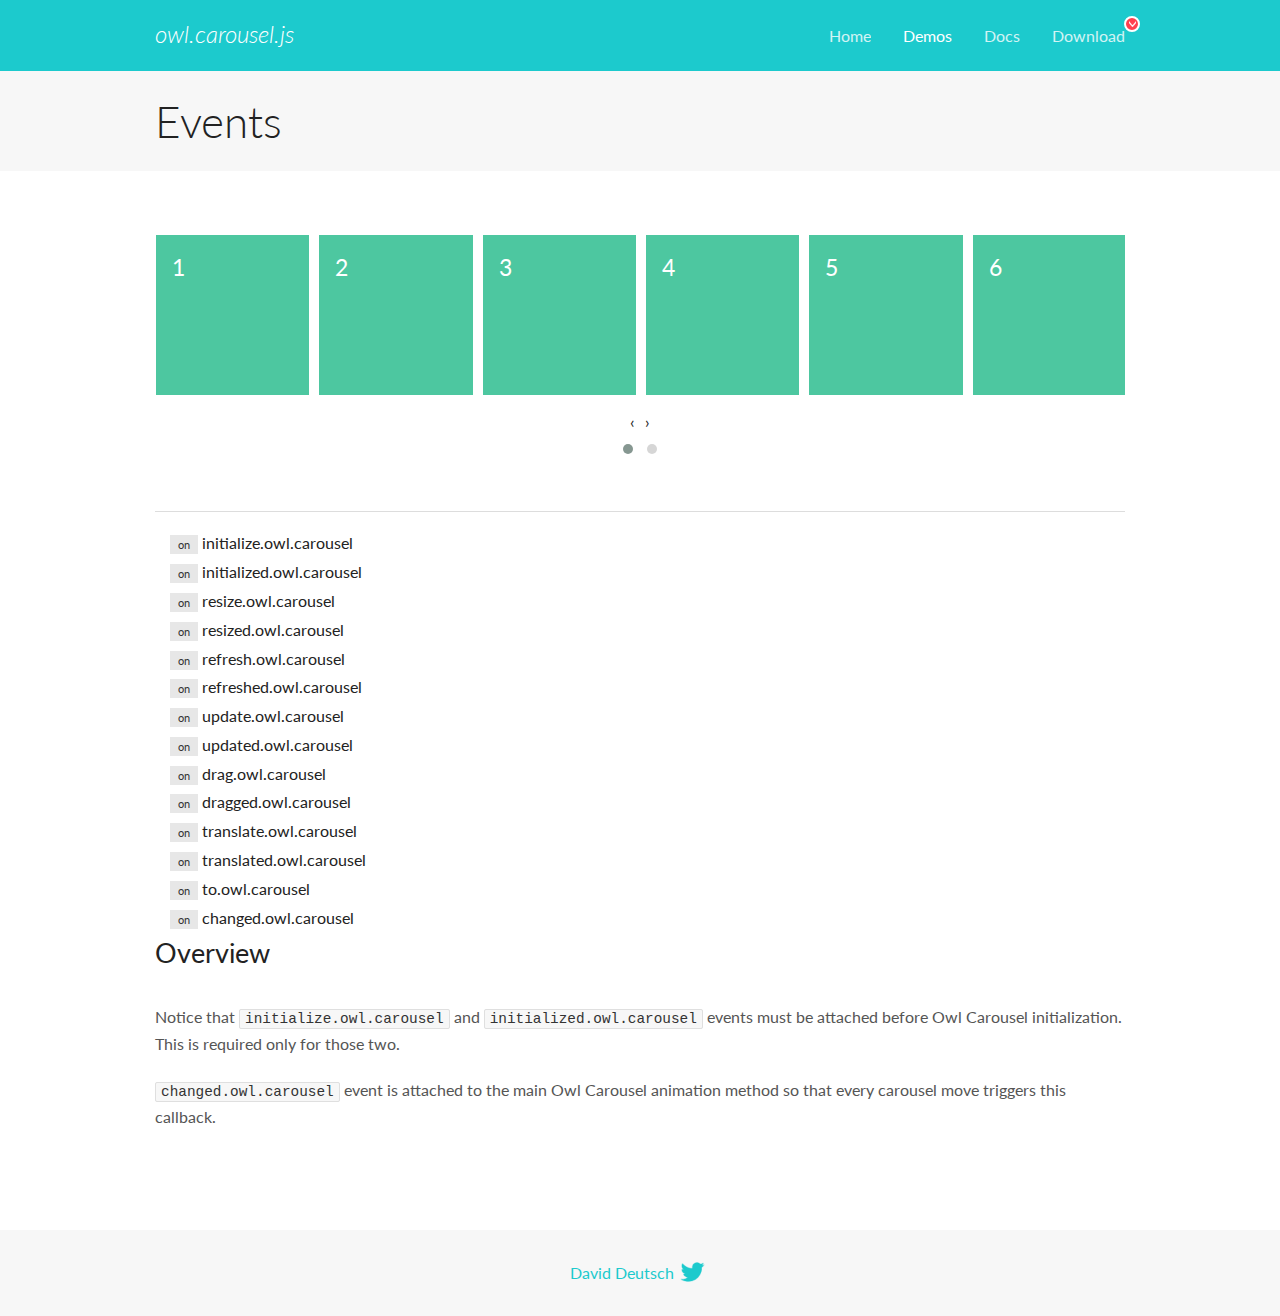
<file: src/OwlCarousel/docs/demos/events.html>
<!DOCTYPE html>
<html lang="en">
  <head>

    <!-- head -->
    <meta charset="utf-8">
    <meta name="msapplication-tap-highlight" content="no" />
    <meta name="viewport" content="width=device-width, initial-scale=1.0" />
    <meta name="description" content="Events usage demo">
    <meta name="author" content="David Deutsch">
    <title>
      Events Demo | Owl Carousel | 2.3.4
    </title>

    <!-- Stylesheets -->
    <link href='https://fonts.googleapis.com/css?family=Lato:300,400,700,400italic,300italic' rel='stylesheet' type='text/css'>
    <link rel="stylesheet" href="../assets/css/docs.theme.min.css">

    <!-- Owl Stylesheets -->
    <link rel="stylesheet" href="../assets/owlcarousel/assets/owl.carousel.min.css">
    <link rel="stylesheet" href="../assets/owlcarousel/assets/owl.theme.default.min.css">

    <!-- HTML5 shim and Respond.js IE8 support of HTML5 elements and media queries -->

    <!--[if lt IE 9]>
      <script src="https://oss.maxcdn.com/libs/html5shiv/3.7.0/html5shiv.js"></script>
      <script src="https://oss.maxcdn.com/libs/respond.js/1.3.0/respond.min.js"></script>
    <![endif]-->

    <!-- Favicons -->
    <link rel="apple-touch-icon-precomposed" sizes="144x144" href="../assets/ico/apple-touch-icon-144-precomposed.png">
    <link rel="shortcut icon" href="../assets/ico/favicon.png">
    <link rel="shortcut icon" href="favicon.ico">

    <!-- Yeah i know js should not be in header. Its required for demos.-->

    <!-- javascript -->
    <script src="../assets/vendors/jquery.min.js"></script>
    <script src="../assets/owlcarousel/owl.carousel.js"></script>
  </head>
  <body>

    <!-- header -->
    <header class="header">
      <div class="row">
        <div class="large-12 columns">
          <div class="brand left">
            <h3>
              <a href="/OwlCarousel2/">owl.carousel.js</a> 
            </h3>
          </div>
          <a id="toggle-nav" class="right">
            <span></span> <span></span> <span></span> 
          </a> 
          <div class="nav-bar">
            <ul class="clearfix">
              <li> <a href="/OwlCarousel2/index.html">Home</a>  </li>
              <li class="active">
                <a href="/OwlCarousel2/demos/demos.html">Demos</a> 
              </li>
              <li> <a href="/OwlCarousel2/docs/started-welcome.html">Docs</a>  </li>
              <li>
                <a href="https://github.com/OwlCarousel2/OwlCarousel2/archive/2.3.4.zip">Download</a> 
                <span class="download"></span> 
              </li>
            </ul>
          </div>
        </div>
      </div>
    </header>

    <!-- title -->
    <section class="title">
      <div class="row">
        <div class="large-12 columns">
          <h1>Events</h1>
        </div>
      </div>
    </section>

    <!--  Demos -->
    <section id="demos">
      <div class="row">
        <div class="large-12 columns">
          <div class="owl-carousel owl-theme">
            <div class="item">
              <h4>1</h4>
            </div>
            <div class="item">
              <h4>2</h4>
            </div>
            <div class="item">
              <h4>3</h4>
            </div>
            <div class="item">
              <h4>4</h4>
            </div>
            <div class="item">
              <h4>5</h4>
            </div>
            <div class="item">
              <h4>6</h4>
            </div>
            <div class="item">
              <h4>7</h4>
            </div>
            <div class="item">
              <h4>8</h4>
            </div>
            <div class="item">
              <h4>9</h4>
            </div>
            <div class="item">
              <h4>10</h4>
            </div>
            <div class="item">
              <h4>11</h4>
            </div>
            <div class="item">
              <h4>12</h4>
            </div>
          </div>
          <hr>
          <div class="large-12 columns callbacks">
            <div><span class="label secondary initialize">on</span>  initialize.owl.carousel </div>
            <div><span class="label secondary initialized">on</span>  initialized.owl.carousel </div>
            <div><span class="label secondary resize">on</span>  resize.owl.carousel </div>
            <div><span class="label secondary resized">on</span>  resized.owl.carousel </div>
            <div><span class="label secondary refresh">on</span>  refresh.owl.carousel </div>
            <div><span class="label secondary refreshed">on</span>  refreshed.owl.carousel </div>
            <div><span class="label secondary update">on</span>  update.owl.carousel </div>
            <div><span class="label secondary updated">on</span>  updated.owl.carousel </div>
            <div><span class="label secondary drag">on</span>  drag.owl.carousel </div>
            <div><span class="label secondary dragged">on</span>  dragged.owl.carousel </div>
            <div><span class="label secondary translate">on</span>  translate.owl.carousel </div>
            <div><span class="label secondary translated">on</span>  translated.owl.carousel </div>
            <div><span class="label secondary to">on</span>  to.owl.carousel </div>
            <div><span class="label secondary changed">on</span>  changed.owl.carousel </div>
          </div>
          <h3 id="overview">Overview</h3>
          <p>Notice that <code>initialize.owl.carousel</code> and <code>initialized.owl.carousel</code> events must be attached before Owl Carousel initialization. This is required only for those two.</p>
          <p><code>changed.owl.carousel</code> event is attached to the main Owl Carousel animation method so that every carousel move triggers this callback.</p>
          <script>
            jQuery(document).ready(function($) {
              var owl = $('.owl-carousel');
              owl.on('initialize.owl.carousel initialized.owl.carousel ' +
                'initialize.owl.carousel initialize.owl.carousel ' +
                'resize.owl.carousel resized.owl.carousel ' +
                'refresh.owl.carousel refreshed.owl.carousel ' +
                'update.owl.carousel updated.owl.carousel ' +
                'drag.owl.carousel dragged.owl.carousel ' +
                'translate.owl.carousel translated.owl.carousel ' +
                'to.owl.carousel changed.owl.carousel',
                function(e) {
                  $('.' + e.type)
                    .removeClass('secondary')
                    .addClass('success');
                  window.setTimeout(function() {
                    $('.' + e.type)
                      .removeClass('success')
                      .addClass('secondary');
                  }, 500);
                });
              owl.owlCarousel({
                loop: true,
                nav: true,
                lazyLoad: true,
                margin: 10,
                video: true,
                responsive: {
                  0: {
                    items: 1
                  },
                  600: {
                    items: 3
                  },
                  960: {
                    items: 5,
                  },
                  1200: {
                    items: 6
                  }
                }
              });
            });
          </script>
        </div>
      </div>
    </section>

    <!-- footer -->
    <footer class="footer">
      <div class="row">
        <div class="large-12 columns">
          <h5>
            <a href="/OwlCarousel2/docs/support-contact.html">David Deutsch</a> 
            <a id="custom-tweet-button" href="https://twitter.com/share?url=https://github.com/OwlCarousel2/OwlCarousel2&text=Owl Carousel - This is so awesome! " target="_blank"></a> 
          </h5>
        </div>
      </div>
    </footer>

    <!-- vendors -->
    <script src="../assets/vendors/highlight.js"></script>
    <script src="../assets/js/app.js"></script>
  </body>
</html>
</file>
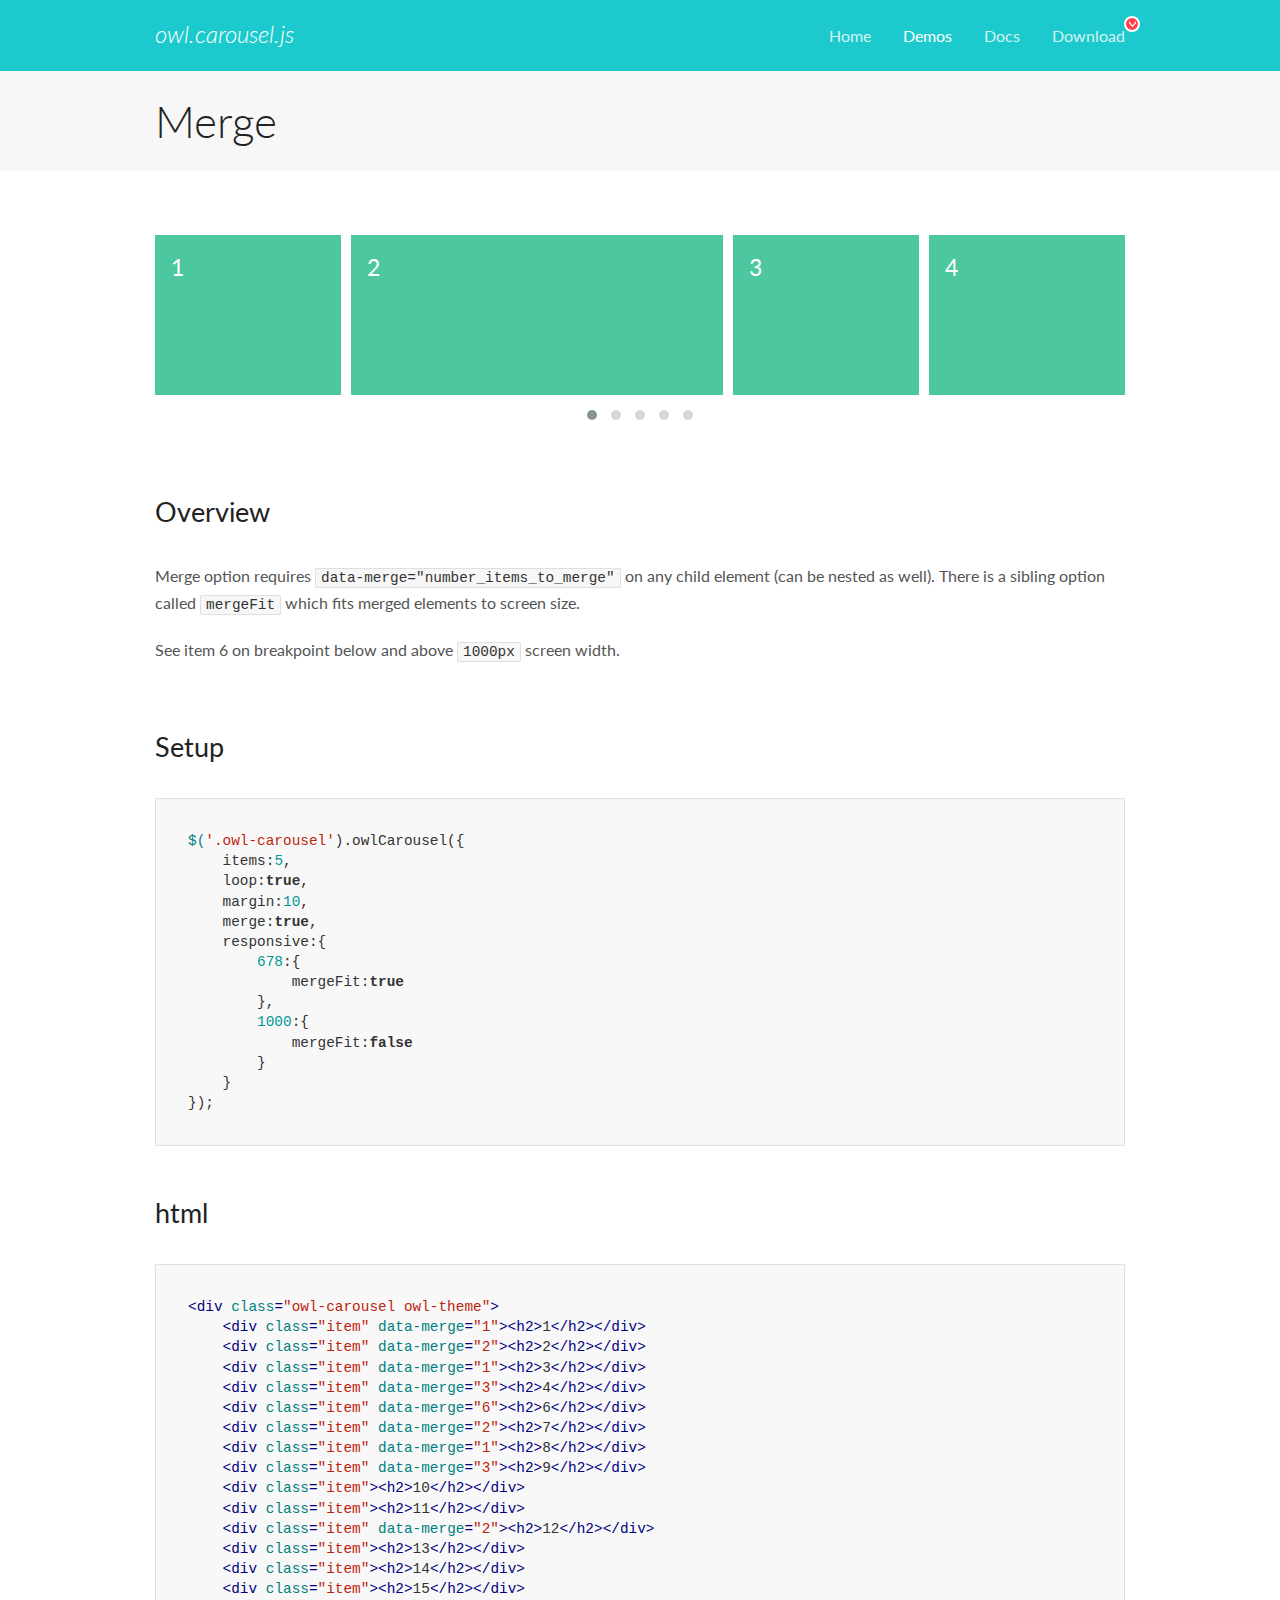
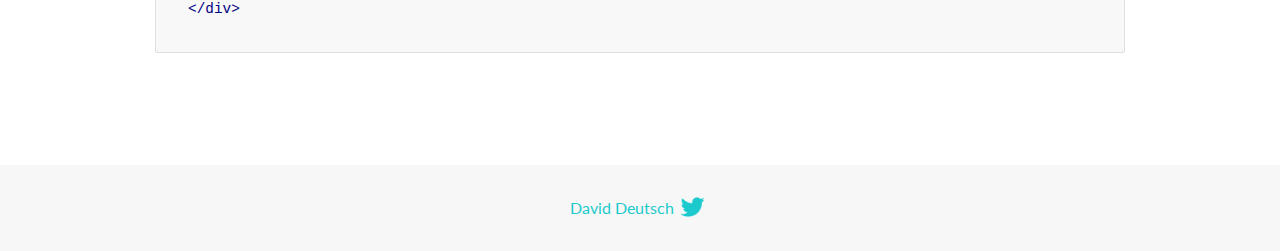
<file: src/OwlCarousel/docs/demos/merge.html>
<!DOCTYPE html>
<html lang="en">
  <head>

    <!-- head -->
    <meta charset="utf-8">
    <meta name="msapplication-tap-highlight" content="no" />
    <meta name="viewport" content="width=device-width, initial-scale=1.0" />
    <meta name="description" content="Merge Items">
    <meta name="author" content="David Deutsch">
    <title>
      Merge Demo | Owl Carousel | 2.3.4
    </title>

    <!-- Stylesheets -->
    <link href='https://fonts.googleapis.com/css?family=Lato:300,400,700,400italic,300italic' rel='stylesheet' type='text/css'>
    <link rel="stylesheet" href="../assets/css/docs.theme.min.css">

    <!-- Owl Stylesheets -->
    <link rel="stylesheet" href="../assets/owlcarousel/assets/owl.carousel.min.css">
    <link rel="stylesheet" href="../assets/owlcarousel/assets/owl.theme.default.min.css">

    <!-- HTML5 shim and Respond.js IE8 support of HTML5 elements and media queries -->

    <!--[if lt IE 9]>
      <script src="https://oss.maxcdn.com/libs/html5shiv/3.7.0/html5shiv.js"></script>
      <script src="https://oss.maxcdn.com/libs/respond.js/1.3.0/respond.min.js"></script>
    <![endif]-->

    <!-- Favicons -->
    <link rel="apple-touch-icon-precomposed" sizes="144x144" href="../assets/ico/apple-touch-icon-144-precomposed.png">
    <link rel="shortcut icon" href="../assets/ico/favicon.png">
    <link rel="shortcut icon" href="favicon.ico">

    <!-- Yeah i know js should not be in header. Its required for demos.-->

    <!-- javascript -->
    <script src="../assets/vendors/jquery.min.js"></script>
    <script src="../assets/owlcarousel/owl.carousel.js"></script>
  </head>
  <body>

    <!-- header -->
    <header class="header">
      <div class="row">
        <div class="large-12 columns">
          <div class="brand left">
            <h3>
              <a href="/OwlCarousel2/">owl.carousel.js</a> 
            </h3>
          </div>
          <a id="toggle-nav" class="right">
            <span></span> <span></span> <span></span> 
          </a> 
          <div class="nav-bar">
            <ul class="clearfix">
              <li> <a href="/OwlCarousel2/index.html">Home</a>  </li>
              <li class="active">
                <a href="/OwlCarousel2/demos/demos.html">Demos</a> 
              </li>
              <li> <a href="/OwlCarousel2/docs/started-welcome.html">Docs</a>  </li>
              <li>
                <a href="https://github.com/OwlCarousel2/OwlCarousel2/archive/2.3.4.zip">Download</a> 
                <span class="download"></span> 
              </li>
            </ul>
          </div>
        </div>
      </div>
    </header>

    <!-- title -->
    <section class="title">
      <div class="row">
        <div class="large-12 columns">
          <h1>Merge</h1>
        </div>
      </div>
    </section>

    <!--  Demos -->
    <section id="demos">
      <div class="row">
        <div class="large-12 columns">
          <div class="owl-carousel owl-theme">
            <div class="item" data-merge="1">
              <h4>1</h4>
            </div>
            <div class="item" data-merge="2">
              <h4>2</h4>
            </div>
            <div class="item" data-merge="1">
              <h4>3</h4>
            </div>
            <div class="item" data-merge="3">
              <h4>4</h4>
            </div>
            <div class="item" data-merge="6">
              <h4>6</h4>
            </div>
            <div class="item" data-merge="2">
              <h4>7</h4>
            </div>
            <div class="item" data-merge="1">
              <h4>8</h4>
            </div>
            <div class="item" data-merge="3">
              <h4>9</h4>
            </div>
            <div class="item">
              <h4>10</h4>
            </div>
            <div class="item">
              <h4>11</h4>
            </div>
            <div class="item" data-merge="2">
              <h4>12</h4>
            </div>
            <div class="item">
              <h4>13</h4>
            </div>
            <div class="item">
              <h4>14</h4>
            </div>
            <div class="item">
              <h4>15</h4>
            </div>
          </div>
          <h3 id="overview">Overview</h3>
          <p>Merge option requires <code>data-merge=&quot;number_items_to_merge&quot;</code> on any child element (can be nested as well). There is a sibling option called <code>mergeFit</code> which fits merged elements to screen size. </p>
          <p>See item 6 on breakpoint below and above <code>1000px</code> screen width.</p>
          <h3 id="setup">Setup</h3>
          <pre><code>$(&#39;.owl-carousel&#39;).owlCarousel({
    items:5,
    loop:true,
    margin:10,
    merge:true,
    responsive:{
        678:{
            mergeFit:true
        },
        1000:{
            mergeFit:false
        }
    }
});</code></pre>
          <h3 id="html">html</h3>
          <pre><code>&lt;div class=&quot;owl-carousel owl-theme&quot;&gt;
    &lt;div class=&quot;item&quot; data-merge=&quot;1&quot;&gt;&lt;h2&gt;1&lt;/h2&gt;&lt;/div&gt;
    &lt;div class=&quot;item&quot; data-merge=&quot;2&quot;&gt;&lt;h2&gt;2&lt;/h2&gt;&lt;/div&gt;
    &lt;div class=&quot;item&quot; data-merge=&quot;1&quot;&gt;&lt;h2&gt;3&lt;/h2&gt;&lt;/div&gt;
    &lt;div class=&quot;item&quot; data-merge=&quot;3&quot;&gt;&lt;h2&gt;4&lt;/h2&gt;&lt;/div&gt;
    &lt;div class=&quot;item&quot; data-merge=&quot;6&quot;&gt;&lt;h2&gt;6&lt;/h2&gt;&lt;/div&gt;
    &lt;div class=&quot;item&quot; data-merge=&quot;2&quot;&gt;&lt;h2&gt;7&lt;/h2&gt;&lt;/div&gt;
    &lt;div class=&quot;item&quot; data-merge=&quot;1&quot;&gt;&lt;h2&gt;8&lt;/h2&gt;&lt;/div&gt;
    &lt;div class=&quot;item&quot; data-merge=&quot;3&quot;&gt;&lt;h2&gt;9&lt;/h2&gt;&lt;/div&gt;
    &lt;div class=&quot;item&quot;&gt;&lt;h2&gt;10&lt;/h2&gt;&lt;/div&gt;
    &lt;div class=&quot;item&quot;&gt;&lt;h2&gt;11&lt;/h2&gt;&lt;/div&gt;
    &lt;div class=&quot;item&quot; data-merge=&quot;2&quot;&gt;&lt;h2&gt;12&lt;/h2&gt;&lt;/div&gt;
    &lt;div class=&quot;item&quot;&gt;&lt;h2&gt;13&lt;/h2&gt;&lt;/div&gt;
    &lt;div class=&quot;item&quot;&gt;&lt;h2&gt;14&lt;/h2&gt;&lt;/div&gt;
    &lt;div class=&quot;item&quot;&gt;&lt;h2&gt;15&lt;/h2&gt;&lt;/div&gt;
&lt;/div&gt;</code></pre>
          <script>
            $(document).ready(function() {
              $('.owl-carousel').owlCarousel({
                items: 5,
                loop: true,
                margin: 10,
                merge: true,
                responsive: {
                  678: {
                    mergeFit: true
                  },
                  1000: {
                    mergeFit: false
                  }
                }
              });
            })
          </script>
        </div>
      </div>
    </section>

    <!-- footer -->
    <footer class="footer">
      <div class="row">
        <div class="large-12 columns">
          <h5>
            <a href="/OwlCarousel2/docs/support-contact.html">David Deutsch</a> 
            <a id="custom-tweet-button" href="https://twitter.com/share?url=https://github.com/OwlCarousel2/OwlCarousel2&text=Owl Carousel - This is so awesome! " target="_blank"></a> 
          </h5>
        </div>
      </div>
    </footer>

    <!-- vendors -->
    <script src="../assets/vendors/highlight.js"></script>
    <script src="../assets/js/app.js"></script>
  </body>
</html>
</file>
